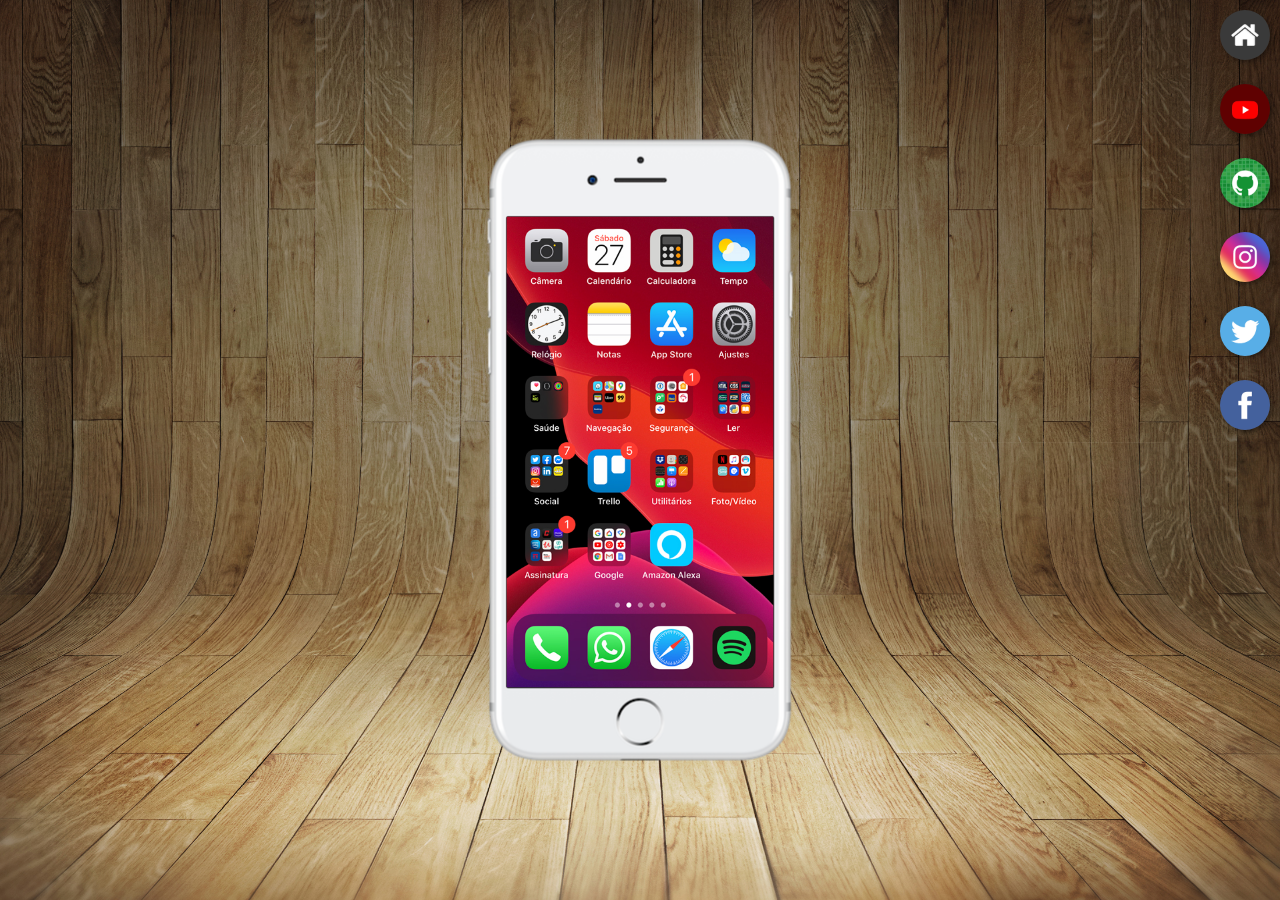
<file: index.html>
<!DOCTYPE html>
<html lang="pt-br">
<head>
    <meta charset="UTF-8">
    <meta name="viewport" content="width=device-width, initial-scale=1.0">
    <link rel="shortcut icon" href="favicon.ico" type="image/x-icon">
    <link rel="stylesheet" href="estilos/style.css">
    <title>projeto redes Sociais</title>
</head>
<body>
    <main>
        <section id="telefone">
             <iframe src="home.html" name="tela" id="tela" frameborder="0">Seu navegador não é compativel com isso.</iframe>
        </section>
        <section id="redes-sociais">
             <a href="home.html" target="tela"><img src="imagens/logo-home.jpg" alt="Home"></a><br>
             <a href="youtube.html" target="tela"><img src="imagens/logo-youtube.jpg" alt="YouTube"></a><br>
             <a href="github.html" target="tela"><img src="imagens/logo-github.jpg" alt="Github"></a><br>
             <a href="instagram.html" target="tela"><img src="imagens/logo-instagram.jpg" alt="Instagram"></a><br>
             <a href="twitter.html" target="tela"><img src="imagens/logo-twitter.jpg" alt="Twitter"></a><br>
             <a href="facebook.html" target="tela"><img src="imagens/logo-facebook.jpg" alt="Facebook"></a>
        </section>
    </main>
</body>
</html>
</file>
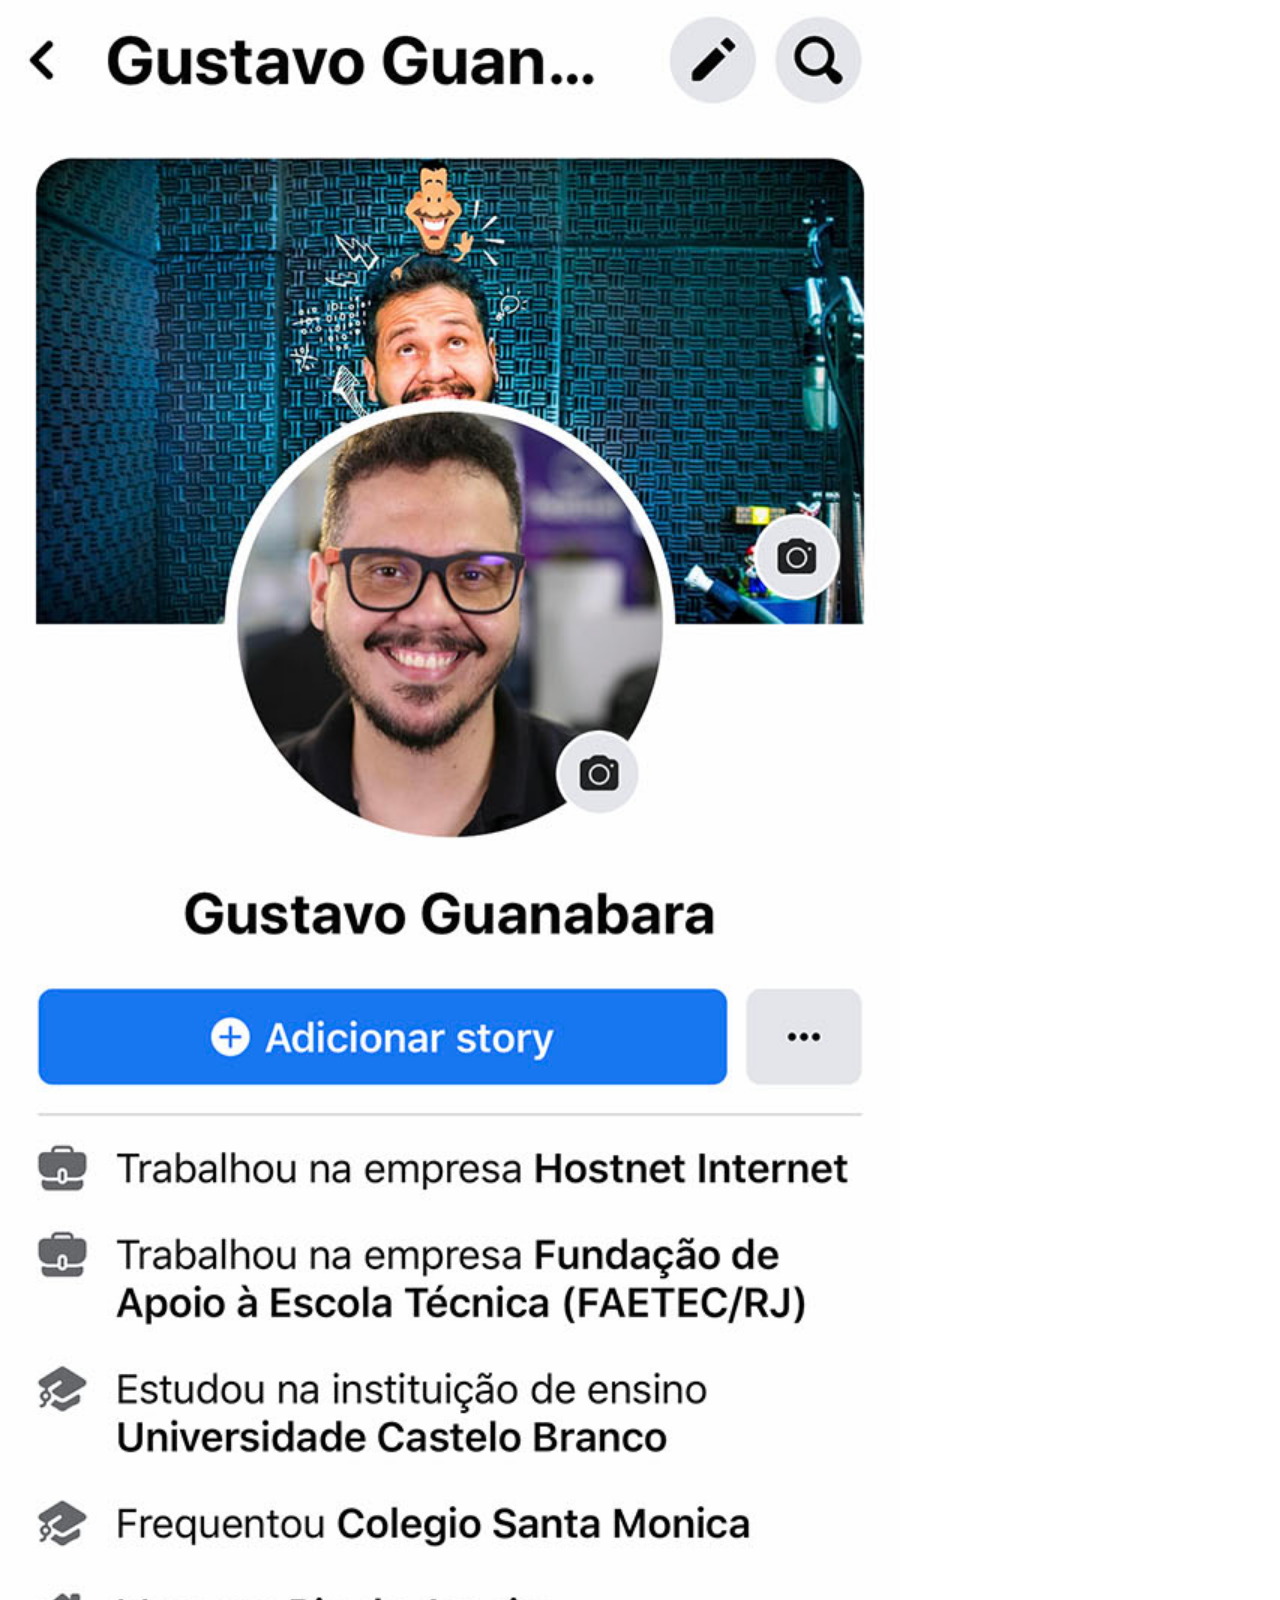
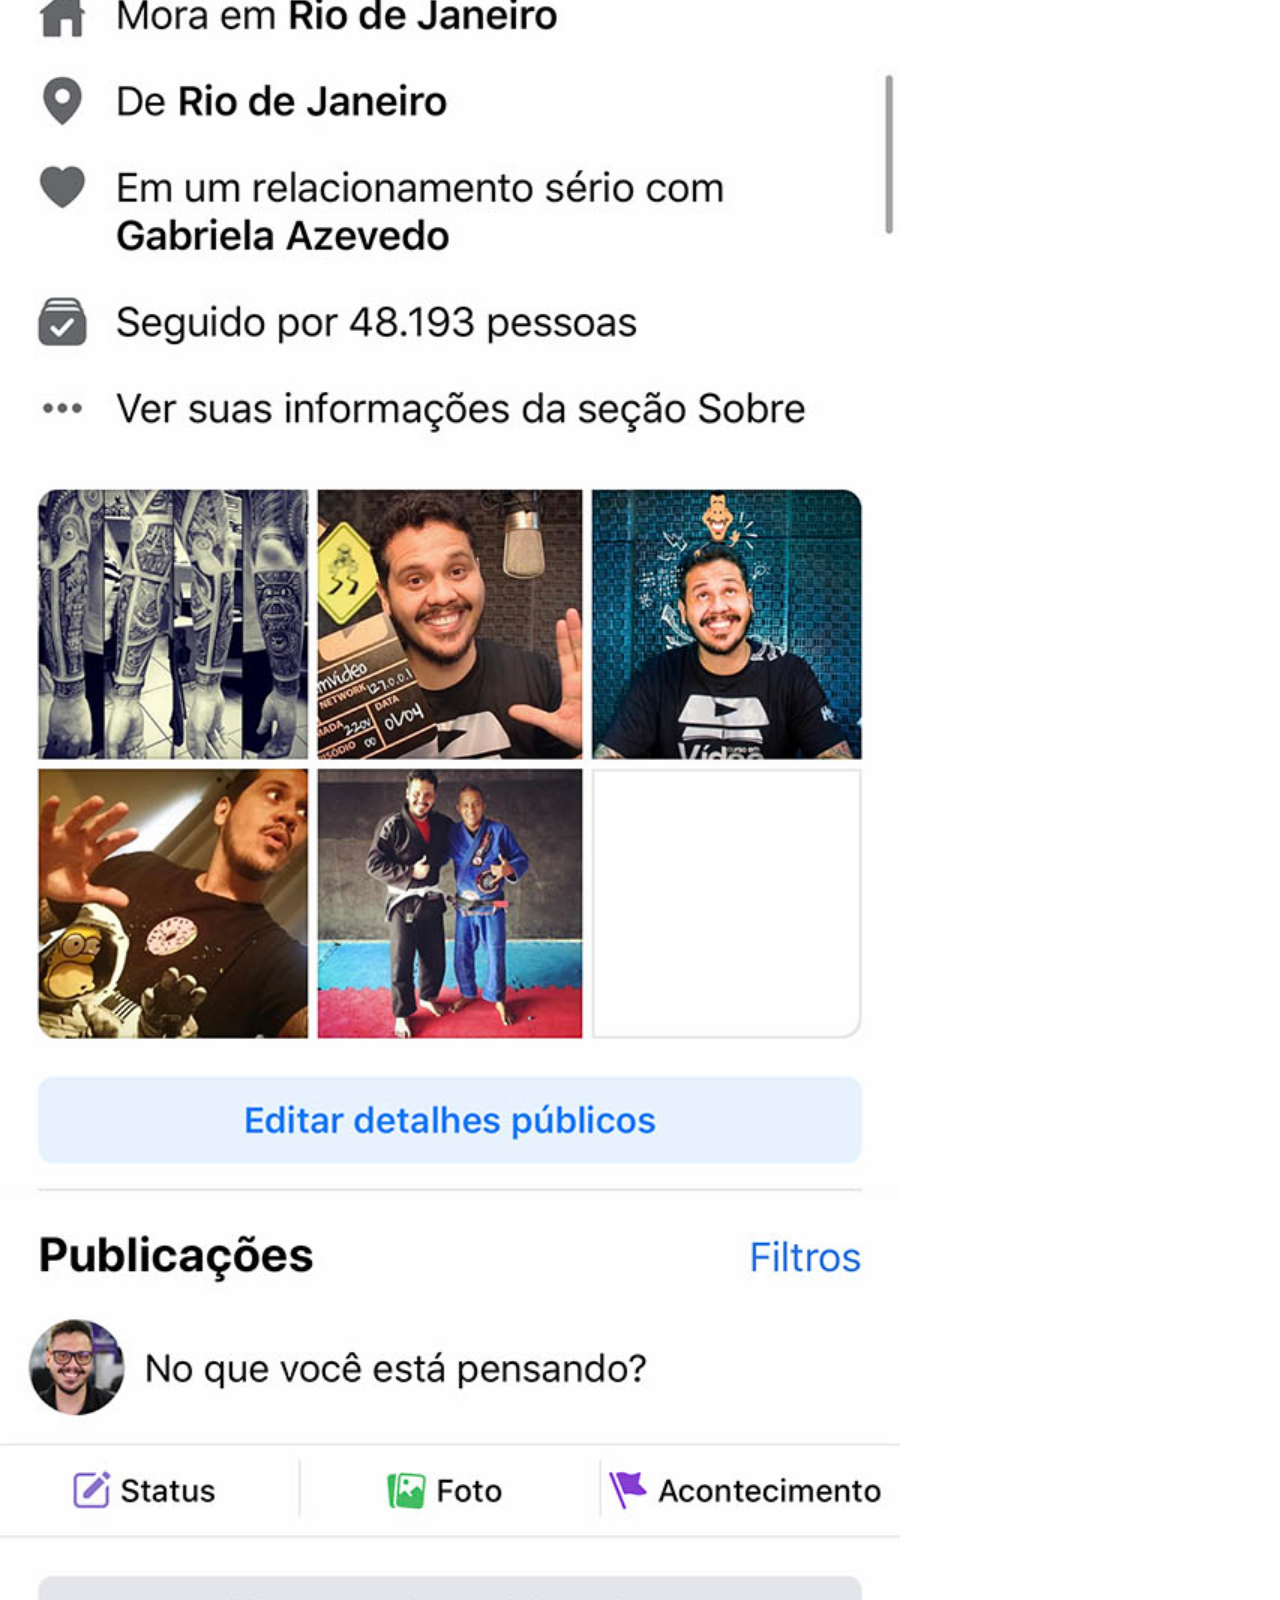
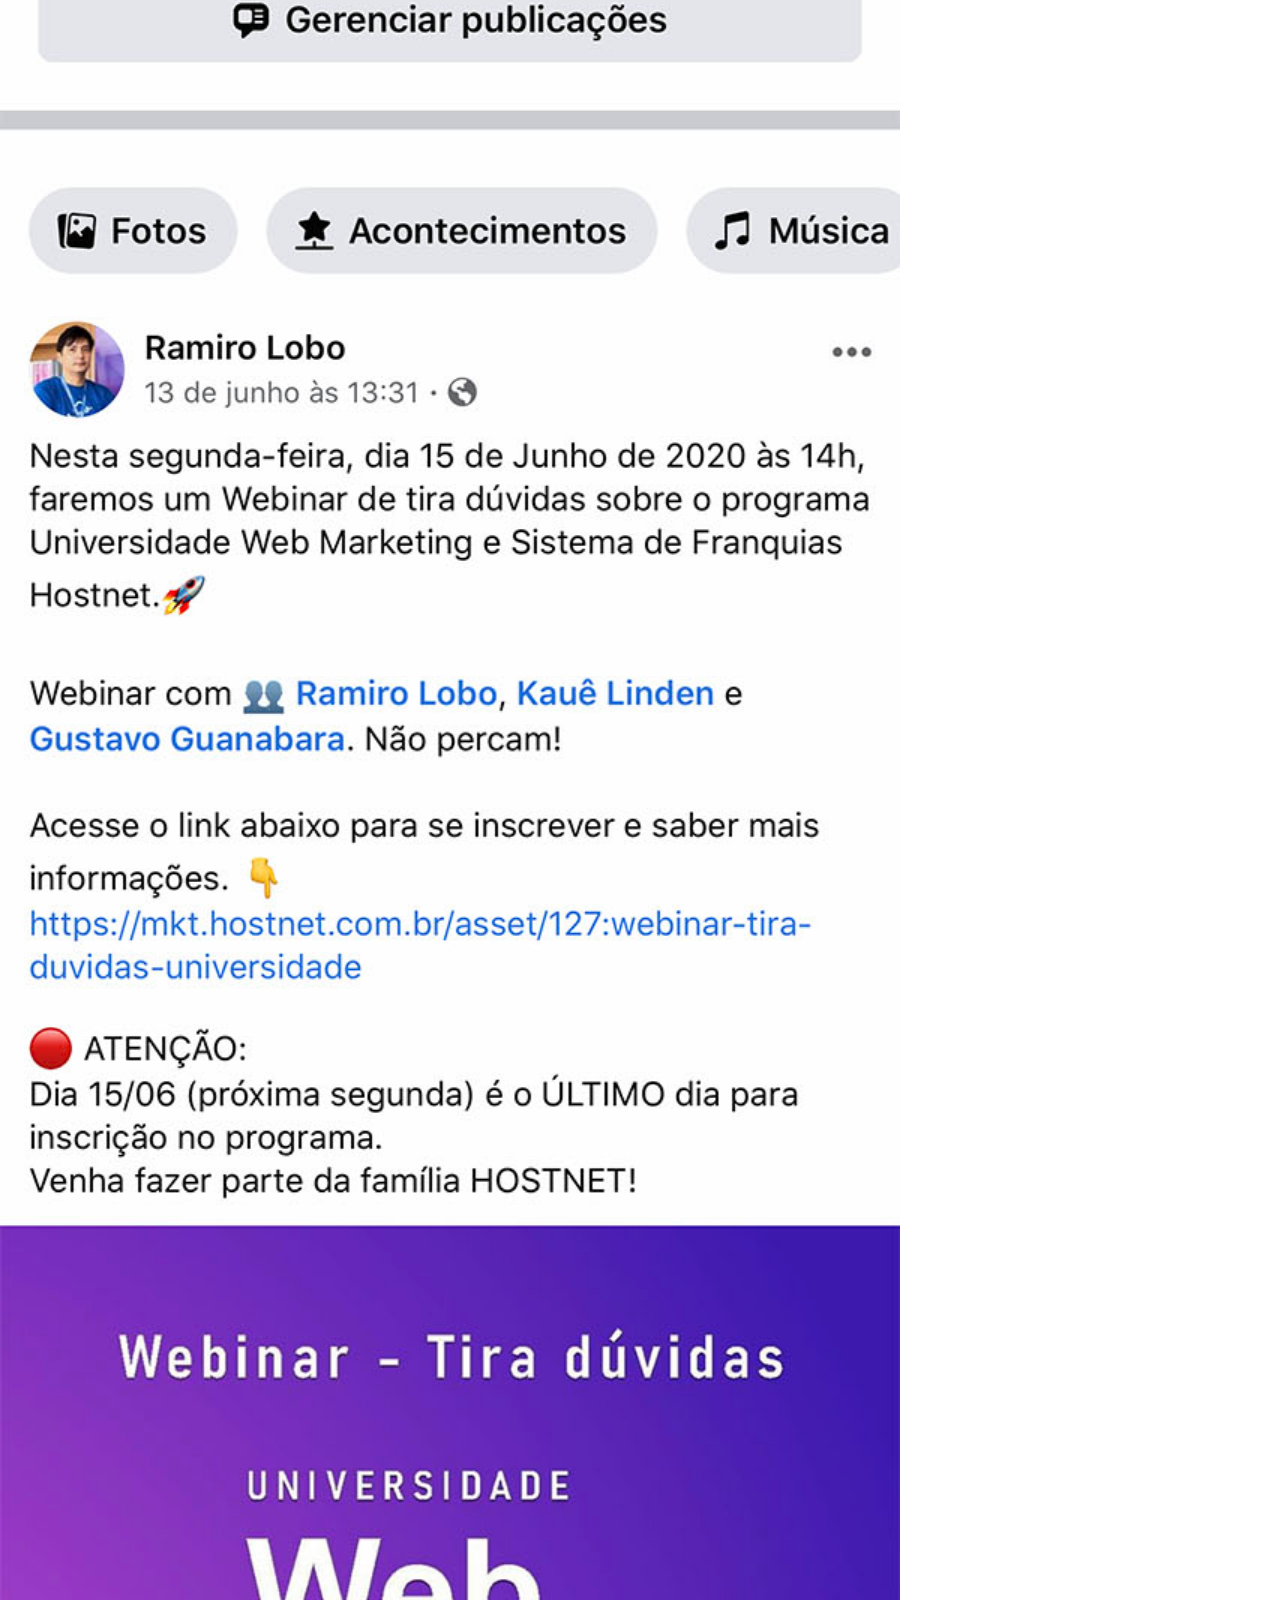
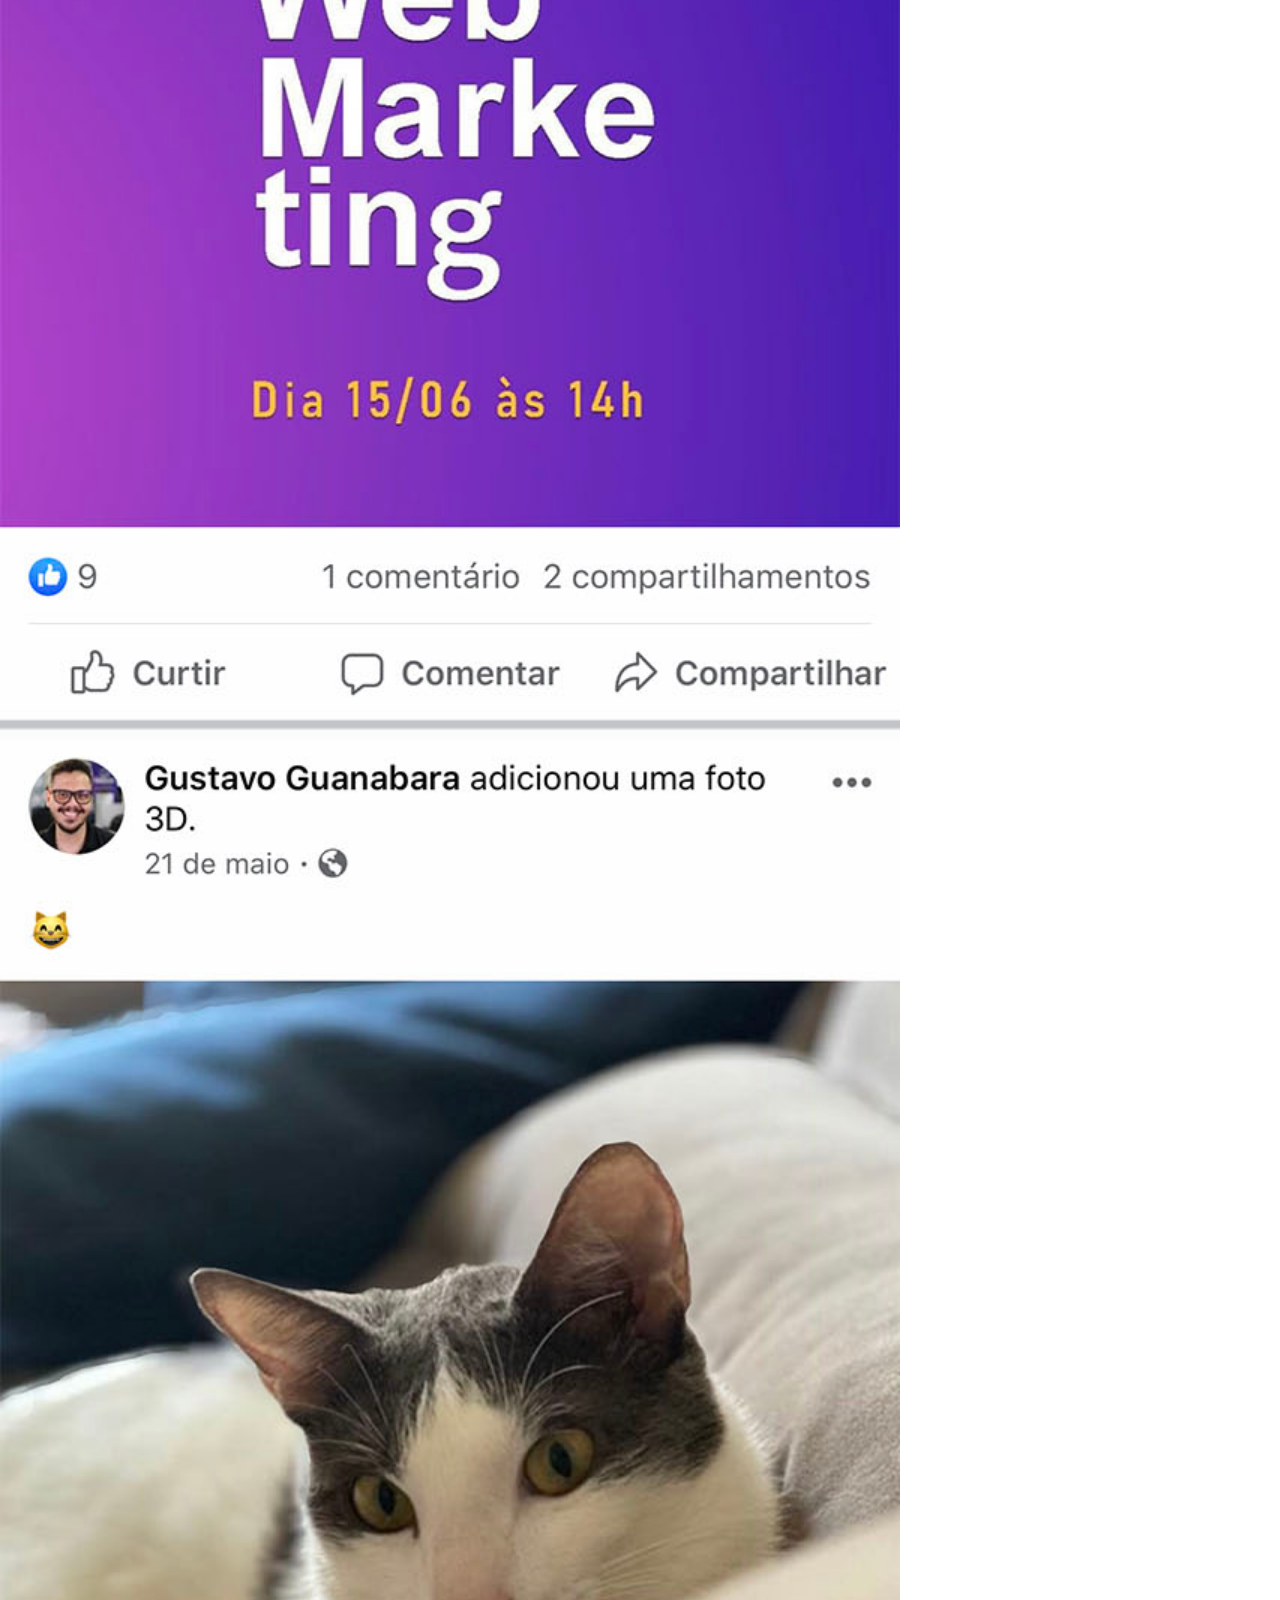
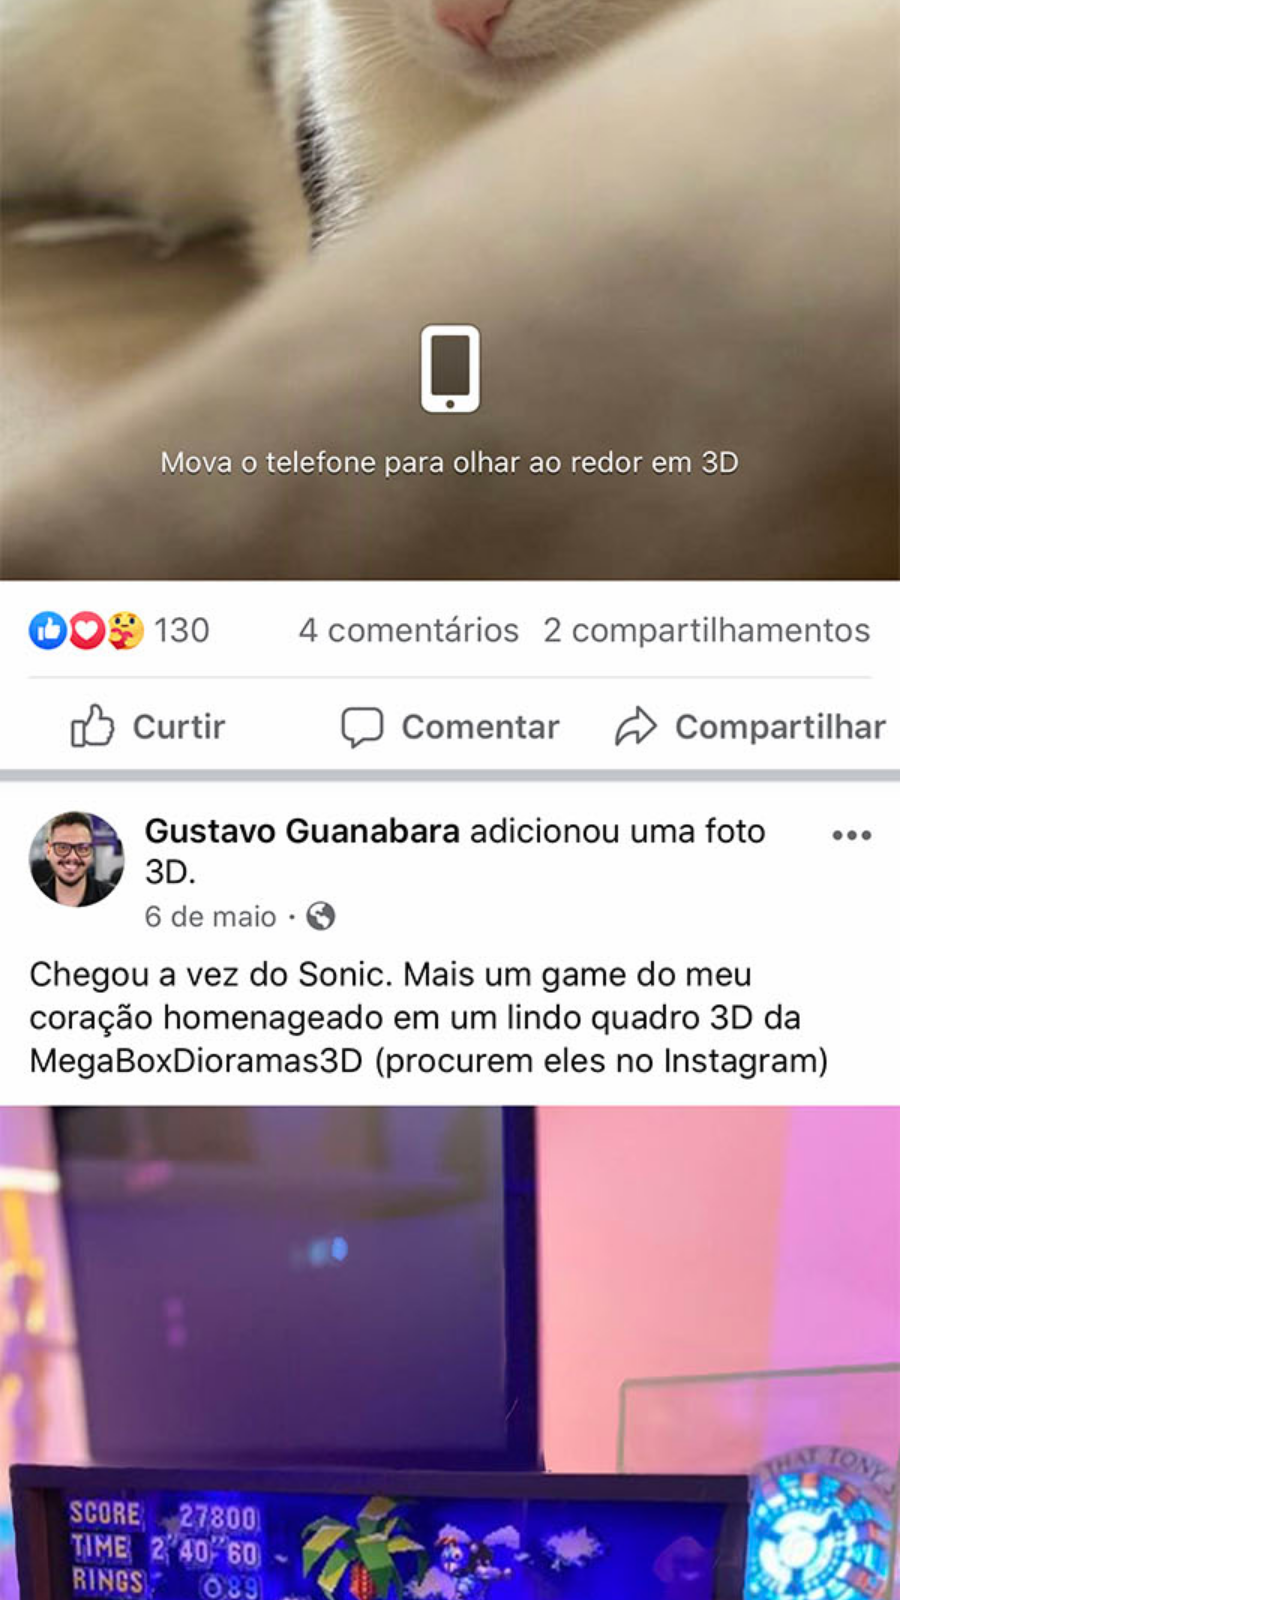
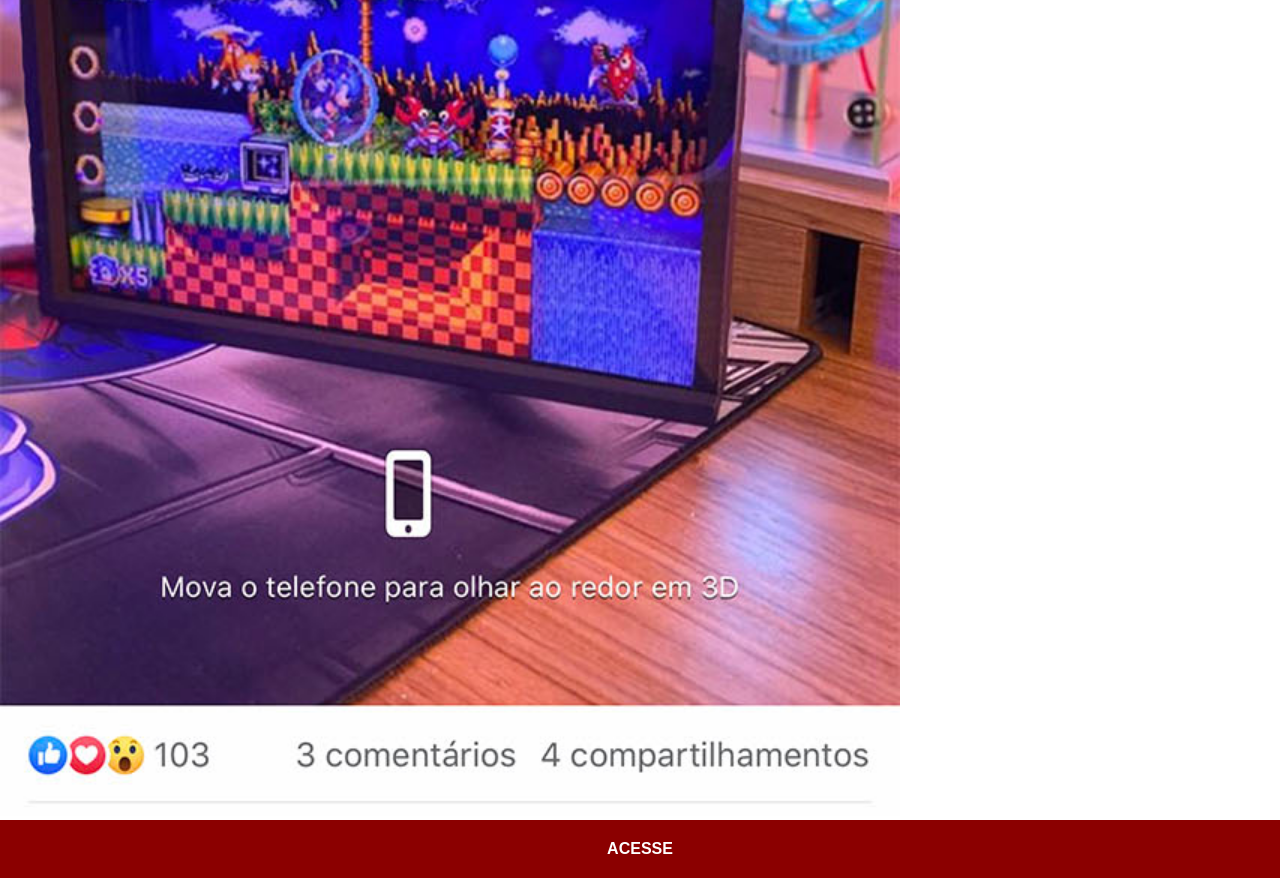
<file: facebook.html>
<!DOCTYPE html>
<html lang="pt-br">
<head>
    <meta charset="UTF-8">
    <meta name="viewport" content="width=device-width, initial-scale=1.0">
    <title>Facebook</title>
    <link rel="stylesheet" href="estilos/social.css">
</head>
<body>
    <img src="imagens/tela-facebook.jpg" alt="facebook">
    <a href="https://www.facebook.com/gustavoguanabara" target="_blank">ACESSE</a>
</body>
</html>
</file>
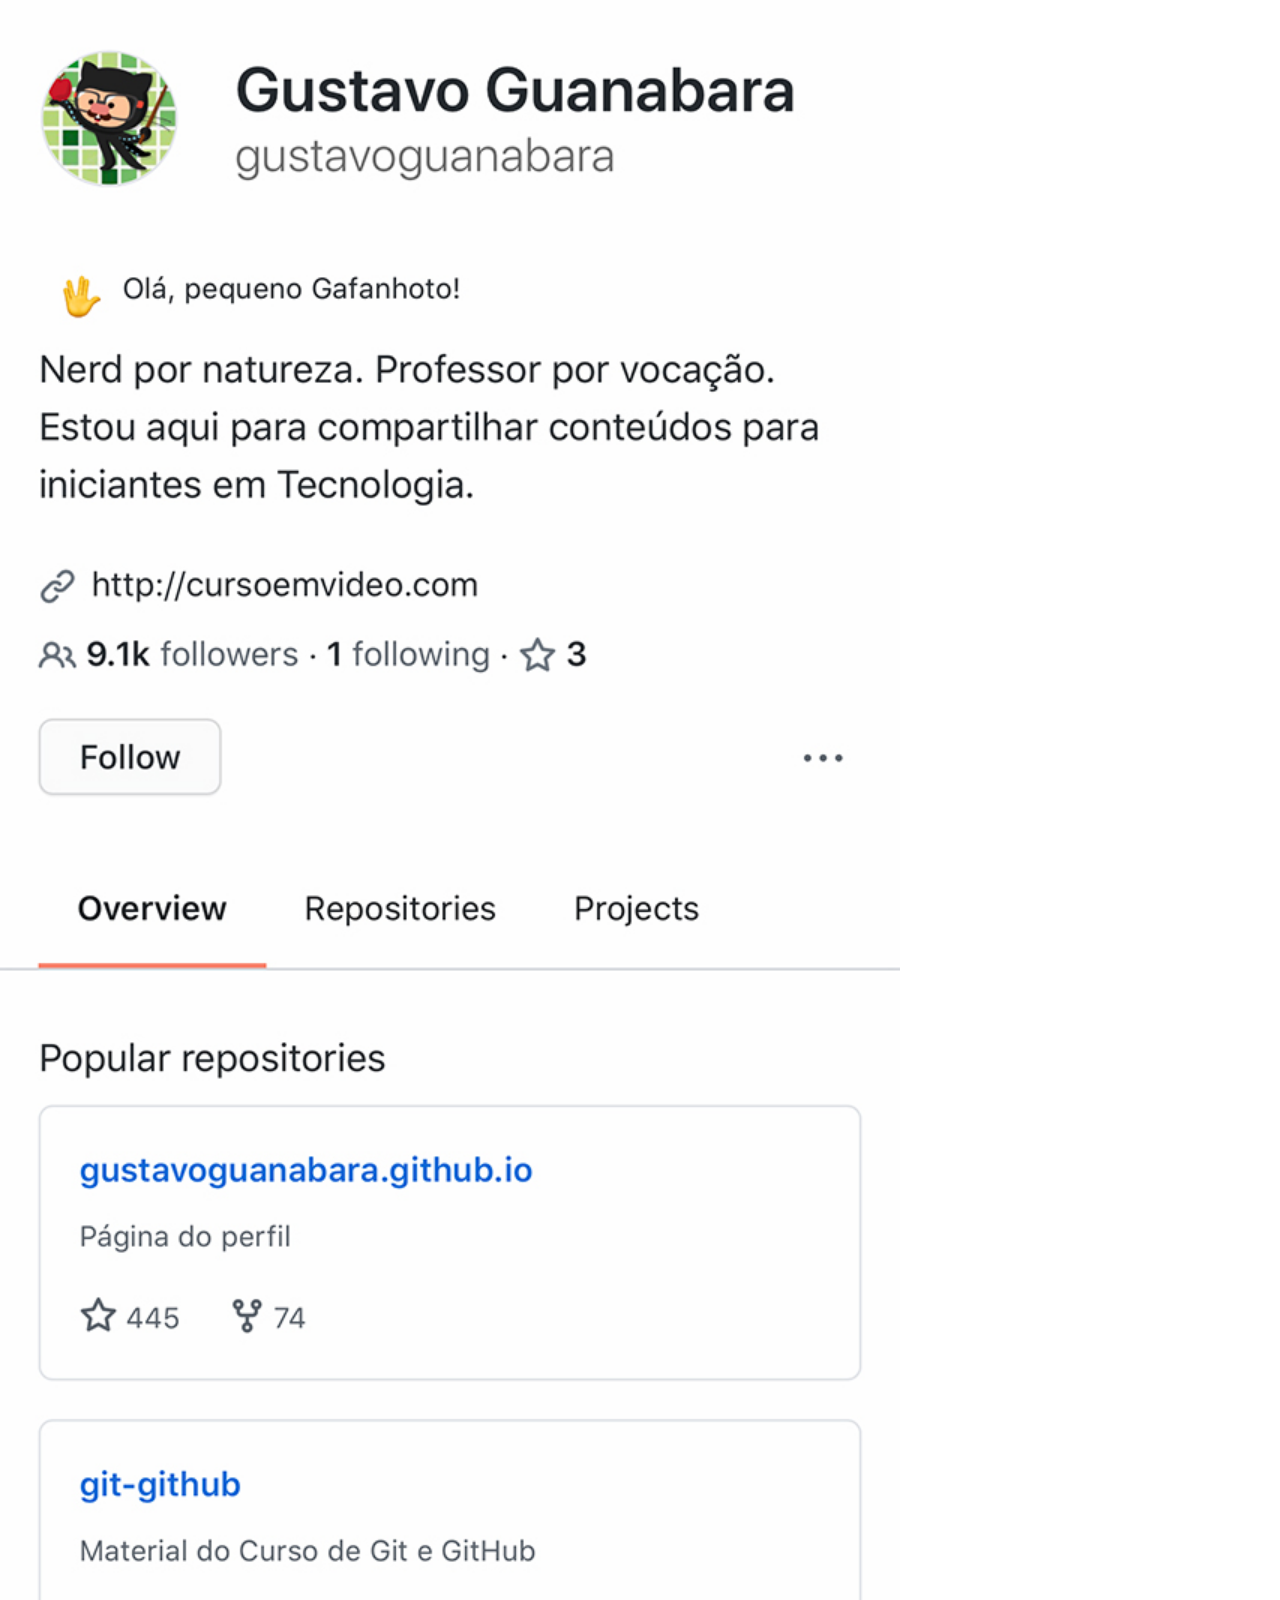
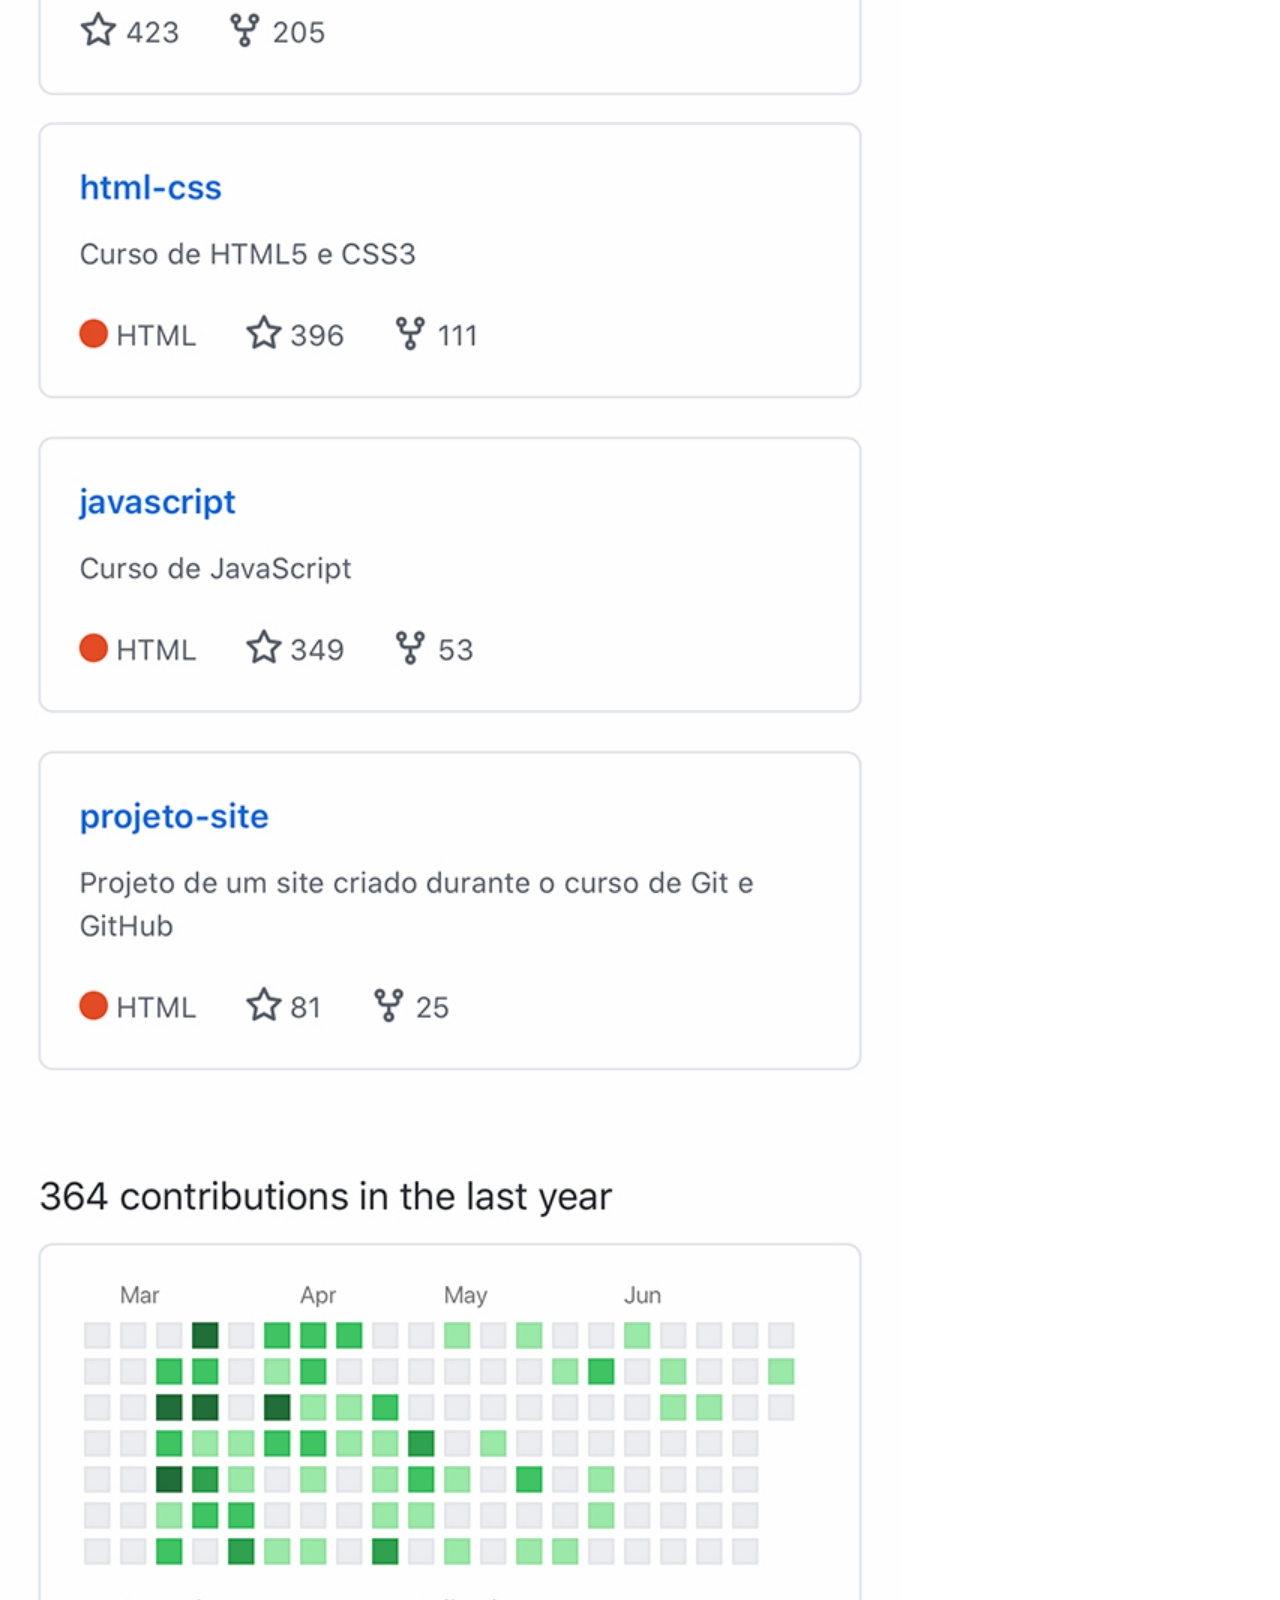
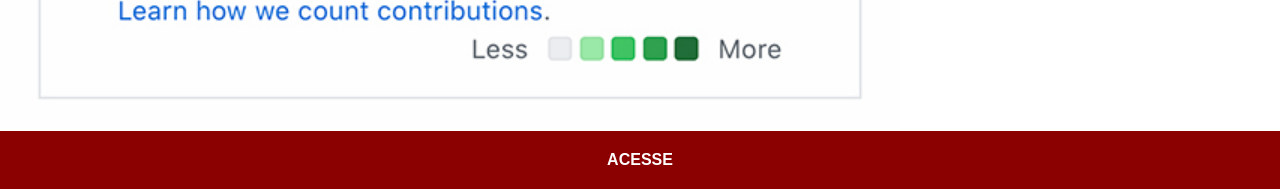
<file: github.html>
<!DOCTYPE html>
<html lang="pt-br">
<head>
    <meta charset="UTF-8">
    <meta name="viewport" content="width=device-width, initial-scale=1.0">
    <title>GitHub</title>
    <link rel="stylesheet" href="estilos/social.css">
</head>
<body>
    <img src="imagens/tela-github.jpg" alt="GitHub">
    <a href="https://github.com/gustavoguanabara" target="_blank">ACESSE</a>
</body>
</html>
</file>
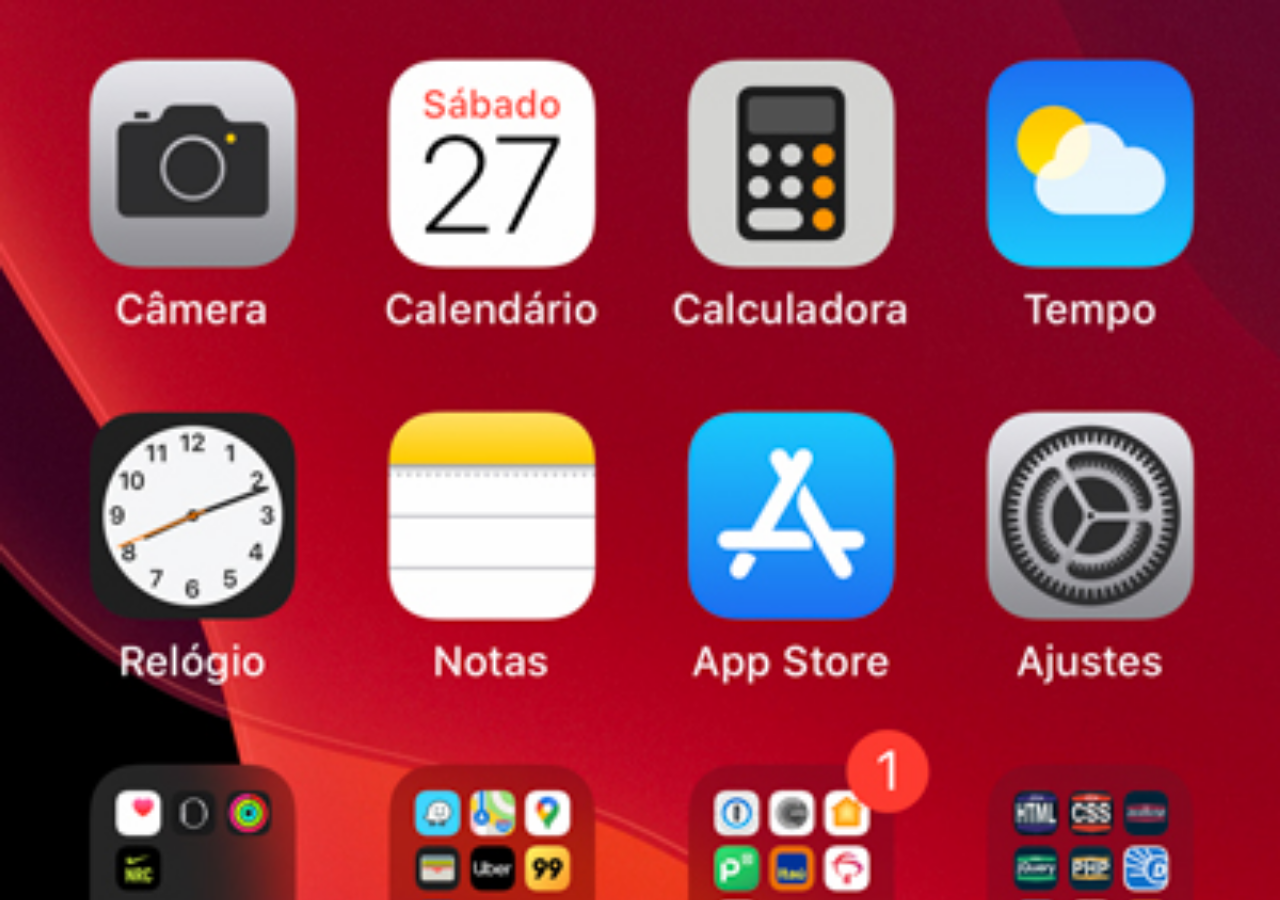
<file: home.html>
<!DOCTYPE html>
<html lang="pt-br">
<head>
    <meta charset="UTF-8">
    <meta name="viewport" content="width=device-width, initial-scale=1.0">
    <title>Home</title>
</head>
<style>
    * {
        margin: 0px;
        padding: 0px;
    }

    body {
        width: 100vw;
        height: 100vh;
        background: black url('imagens/tela-home.jpg') no-repeat top center;
        background-size: cover;
    }
</style>
<body>
    
</body>
</html>
</file>
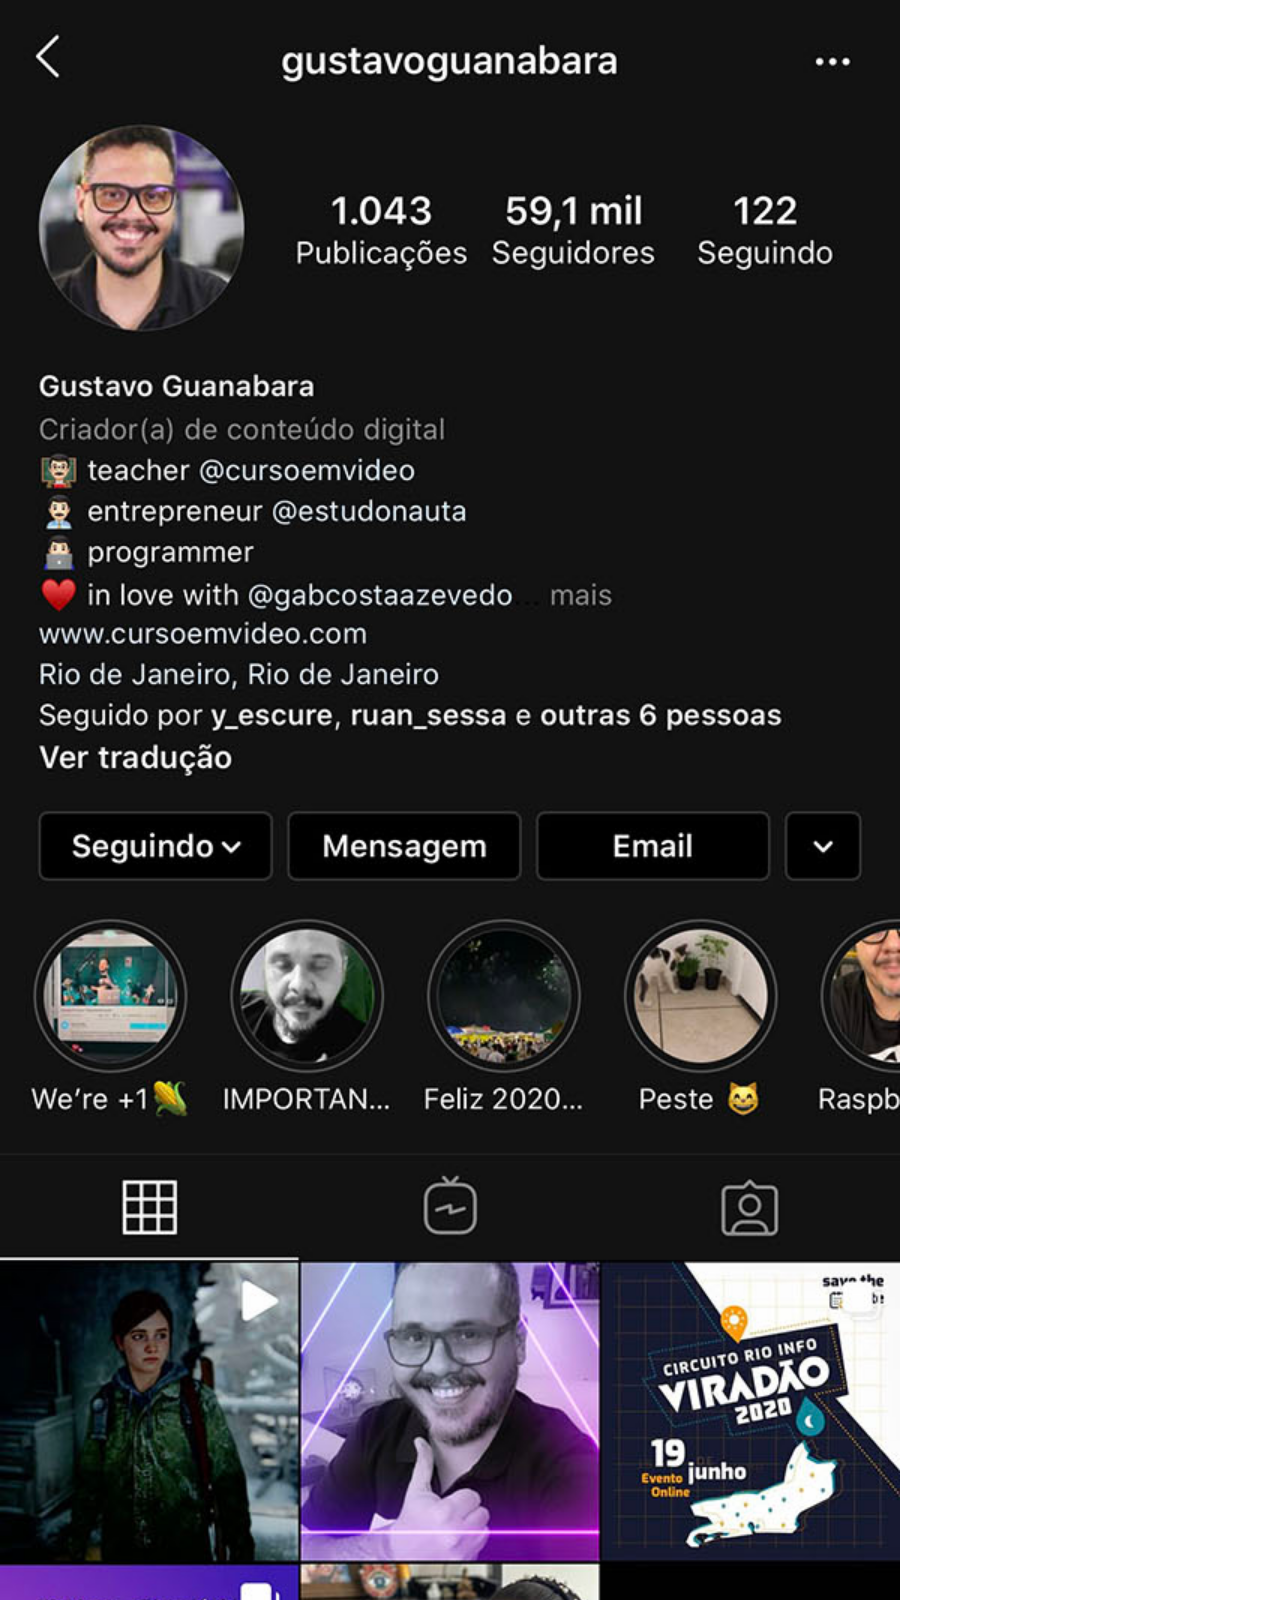
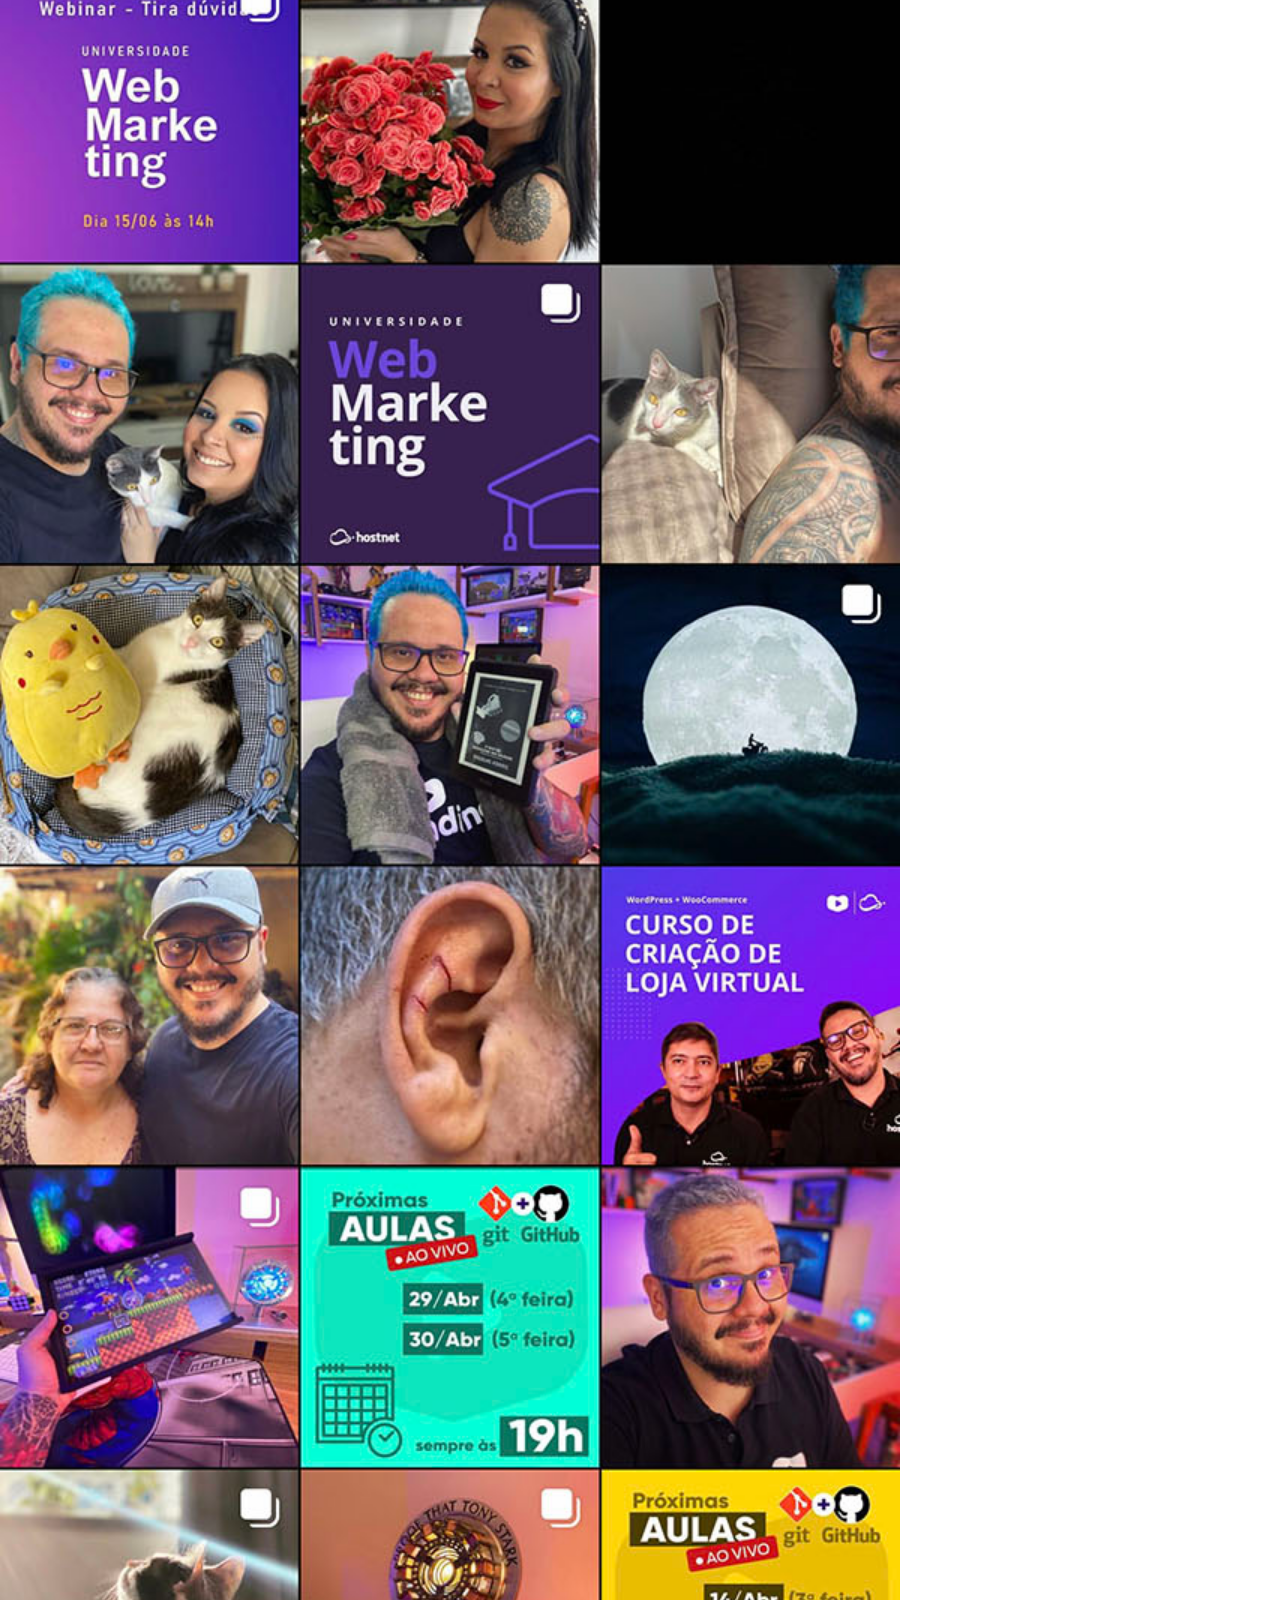
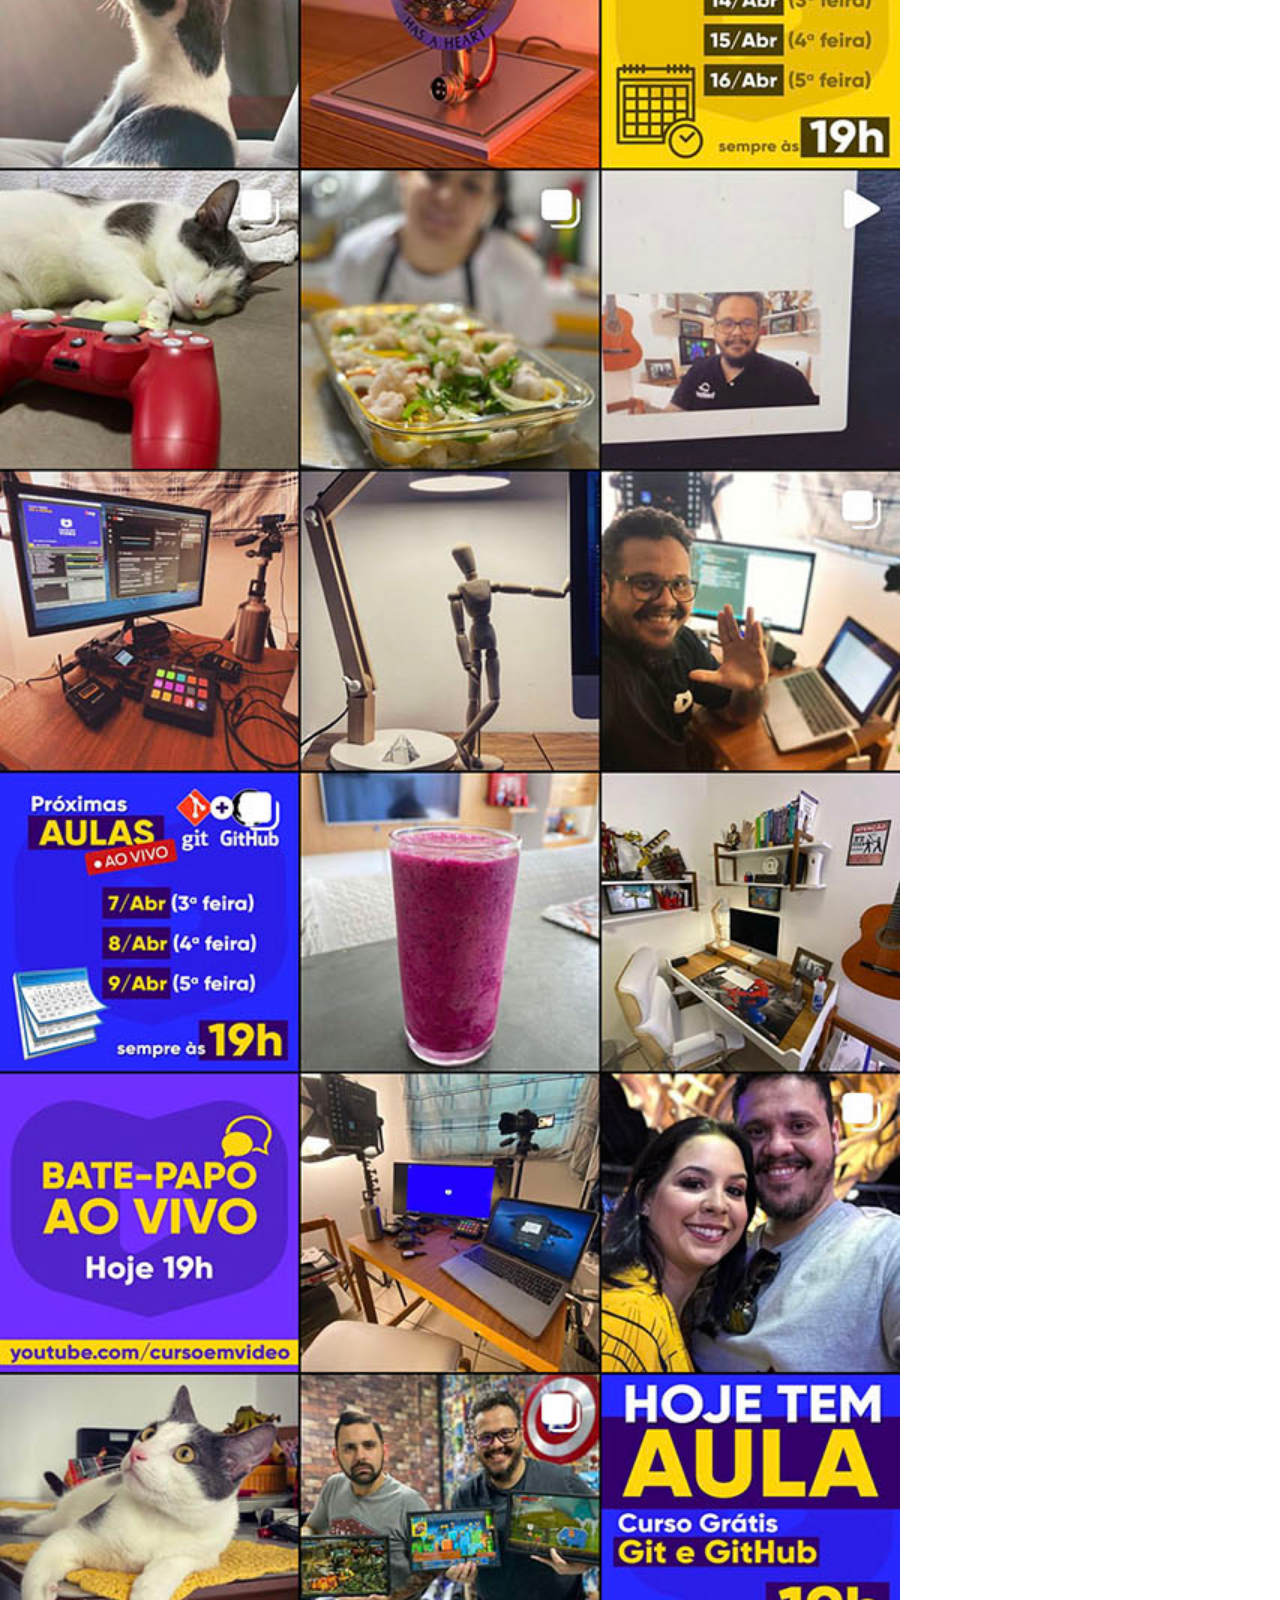
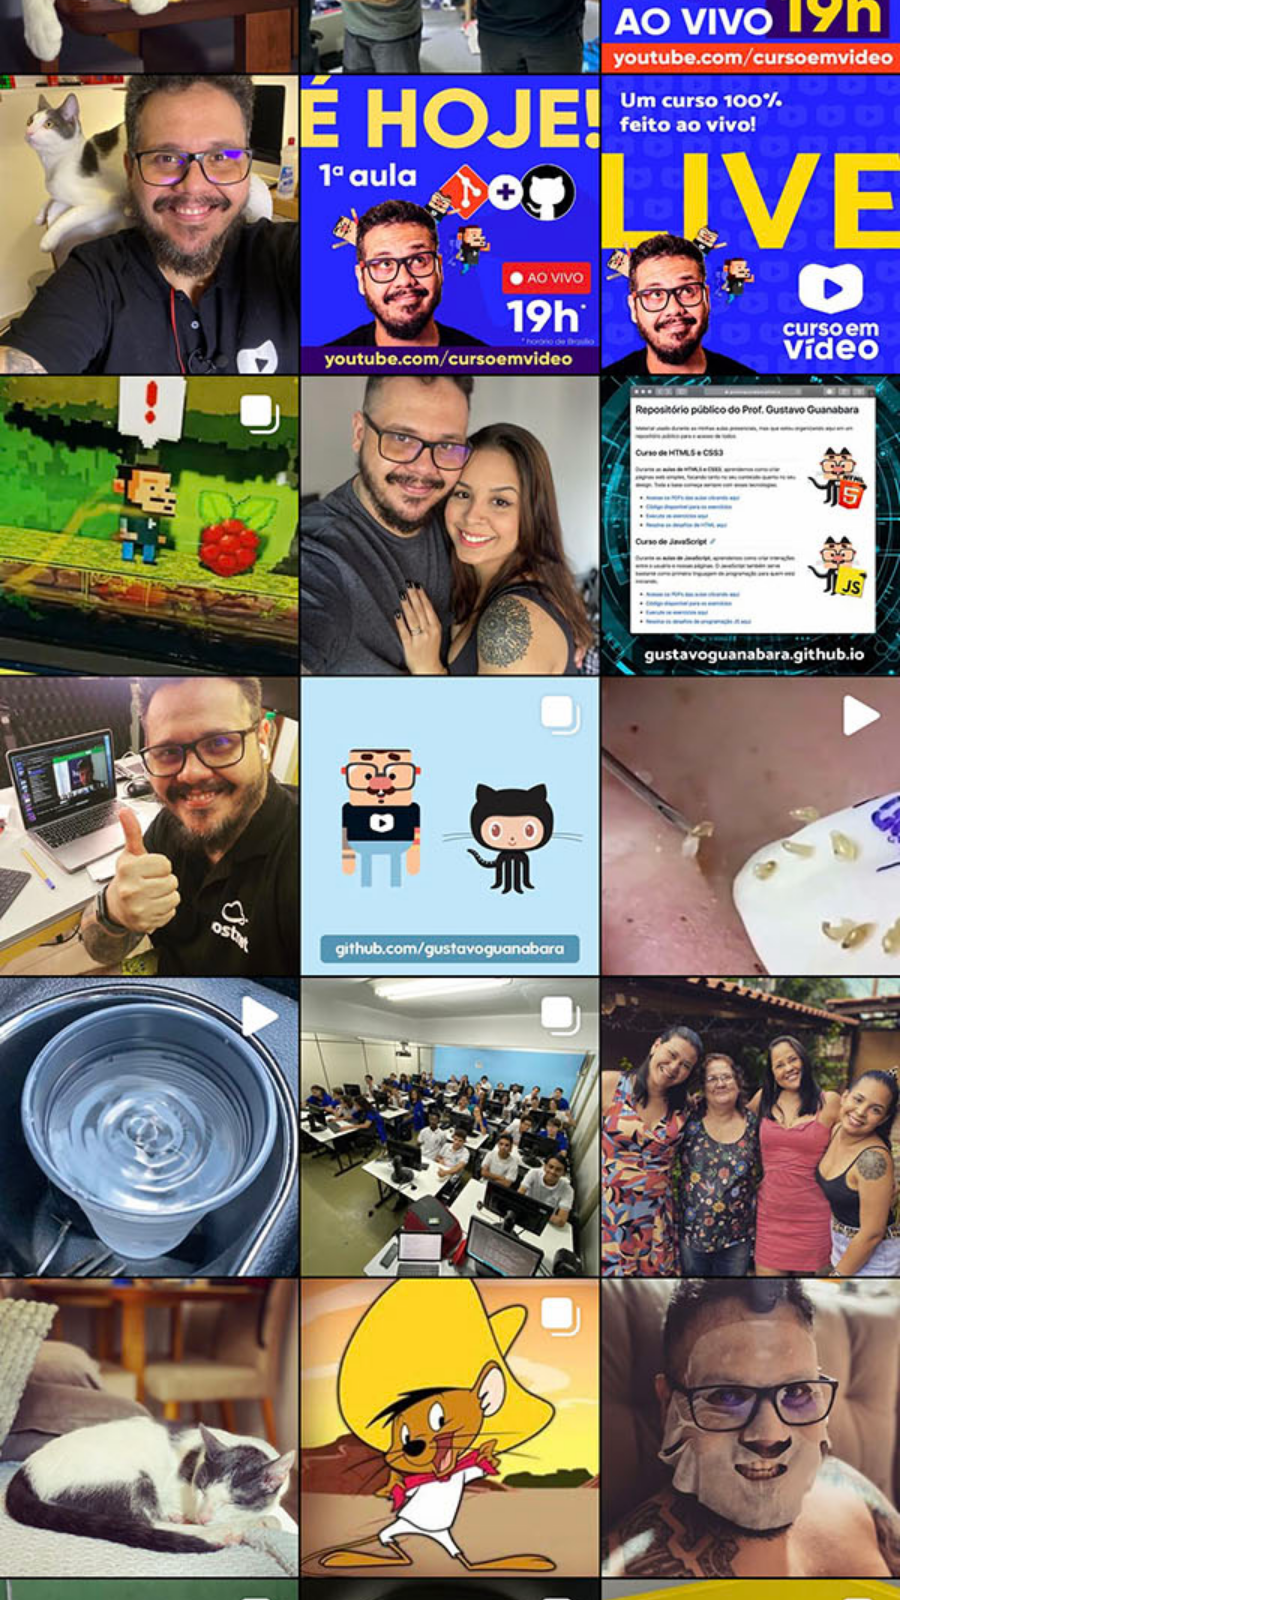
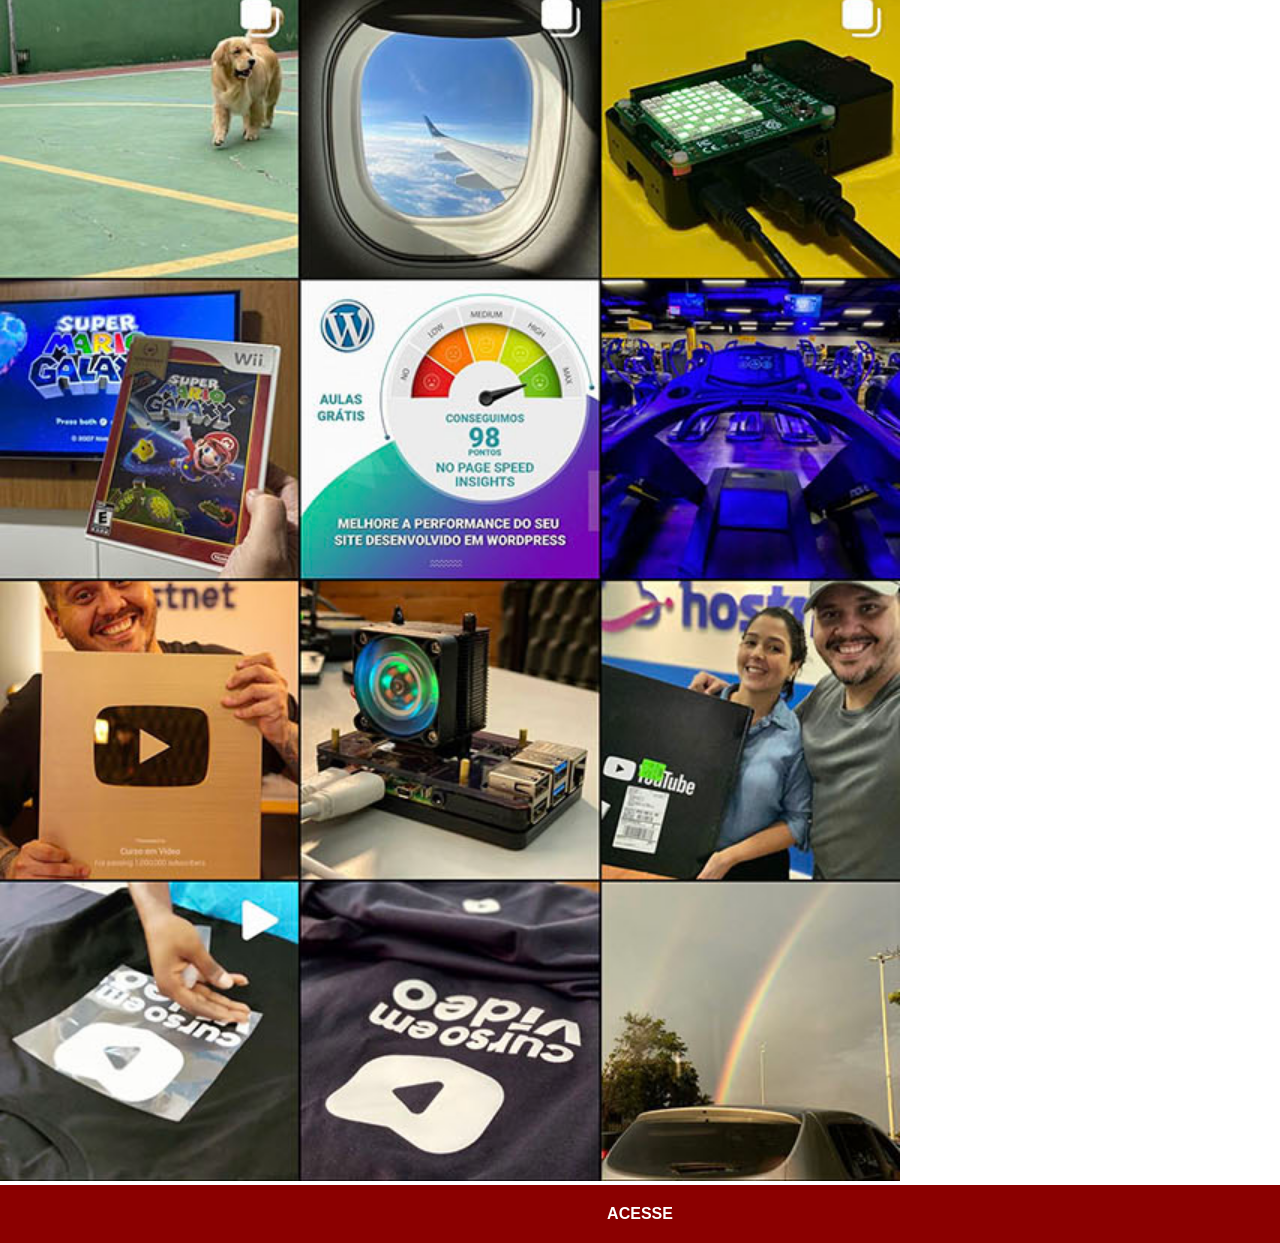
<file: instagram.html>
<!DOCTYPE html>
<html lang="pt-br">
<head>
    <meta charset="UTF-8">
    <meta name="viewport" content="width=device-width, initial-scale=1.0">
    <title>Instagram</title>
    <link rel="stylesheet" href="estilos/social.css">
</head>
<body>
    <img src="imagens/tela-instagram.jpg" alt="Instagram">
    <a href="https://www.instagram.com/gustavoguanabara" target="_blank">ACESSE</a>
</body>
</html>
</file>
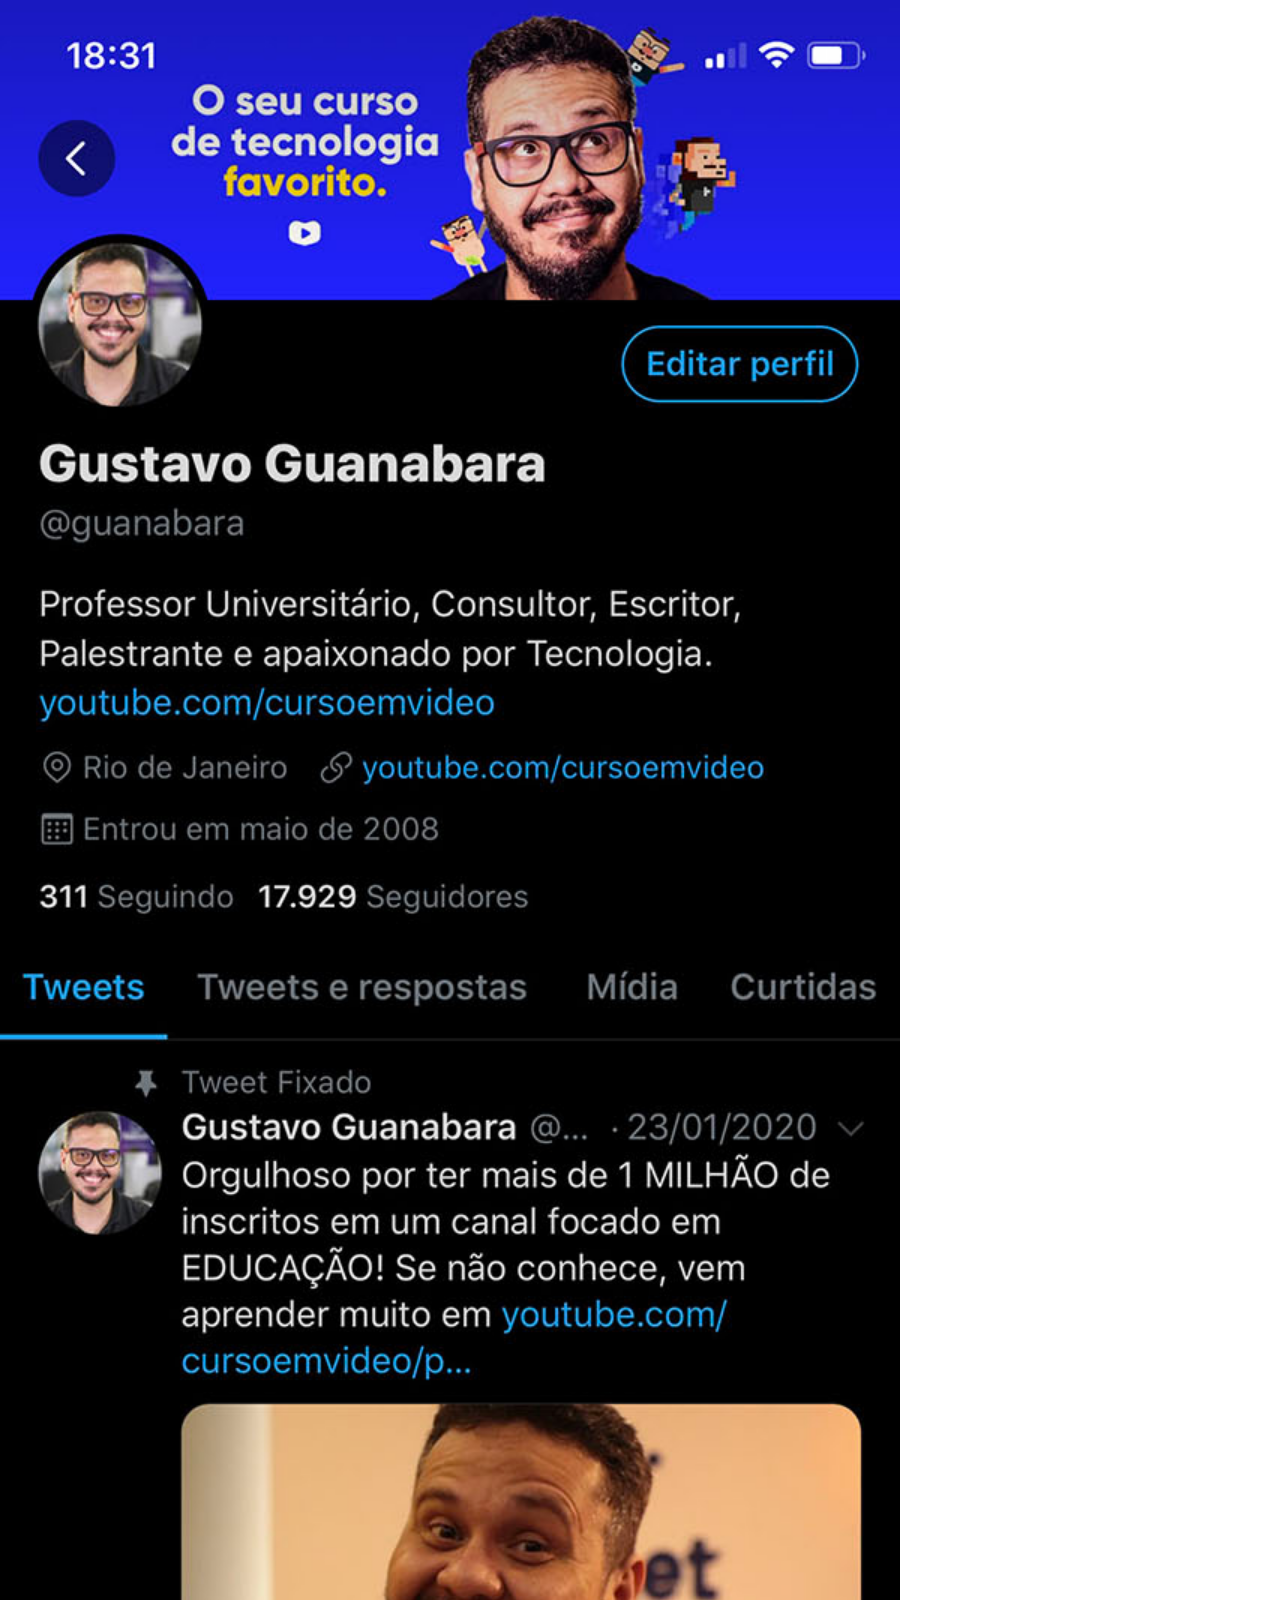
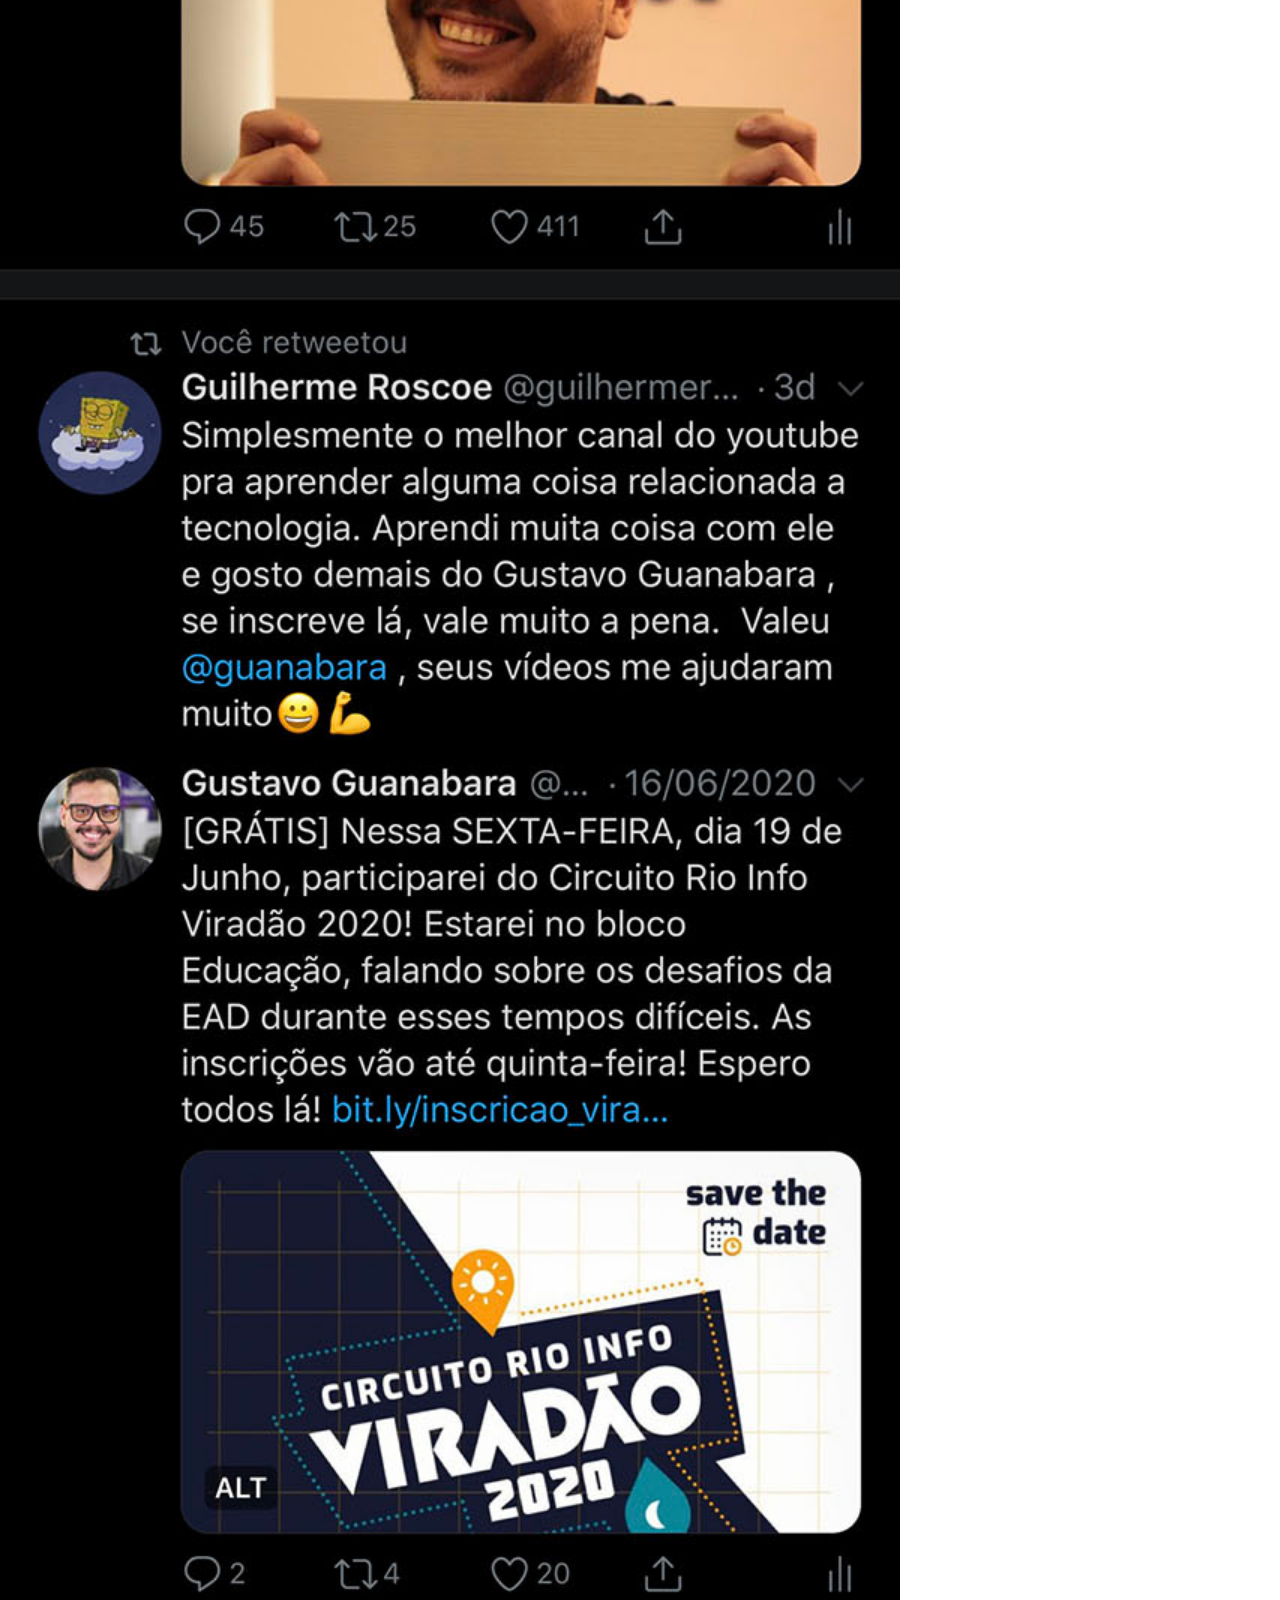
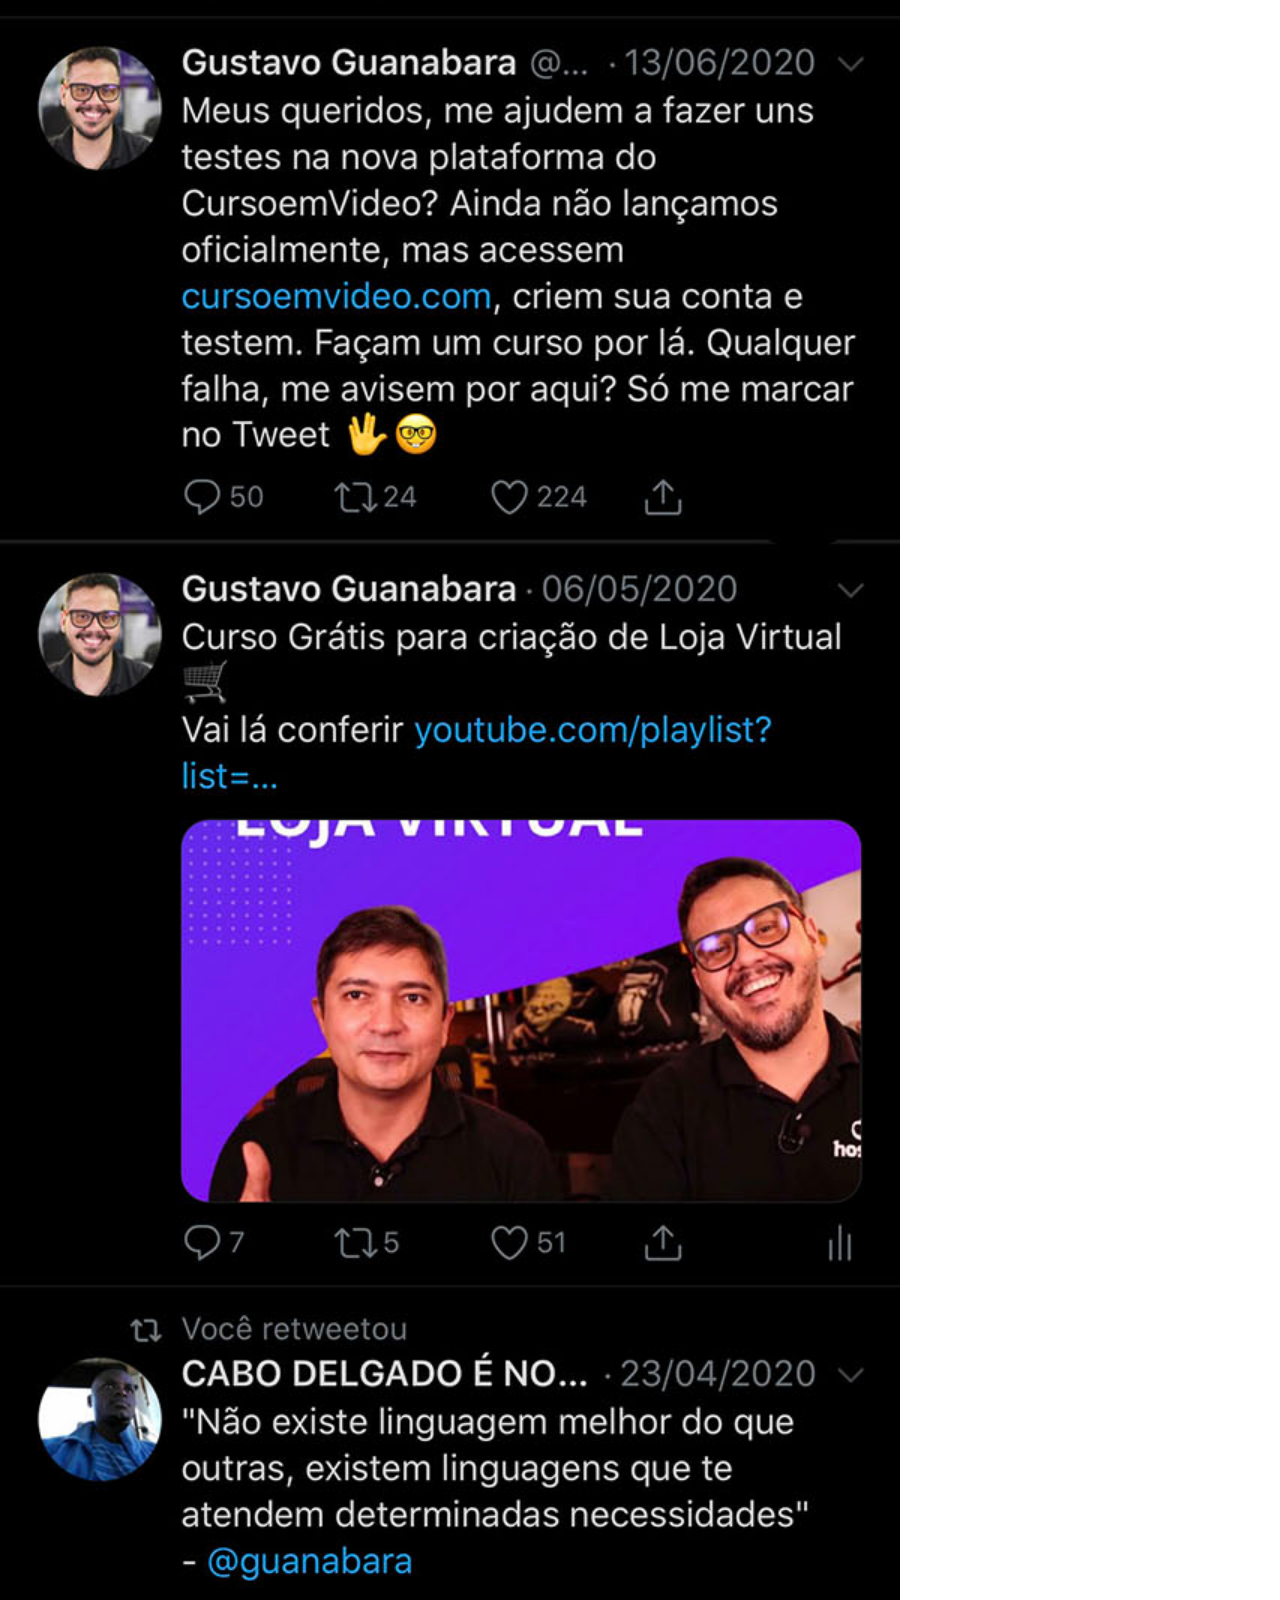
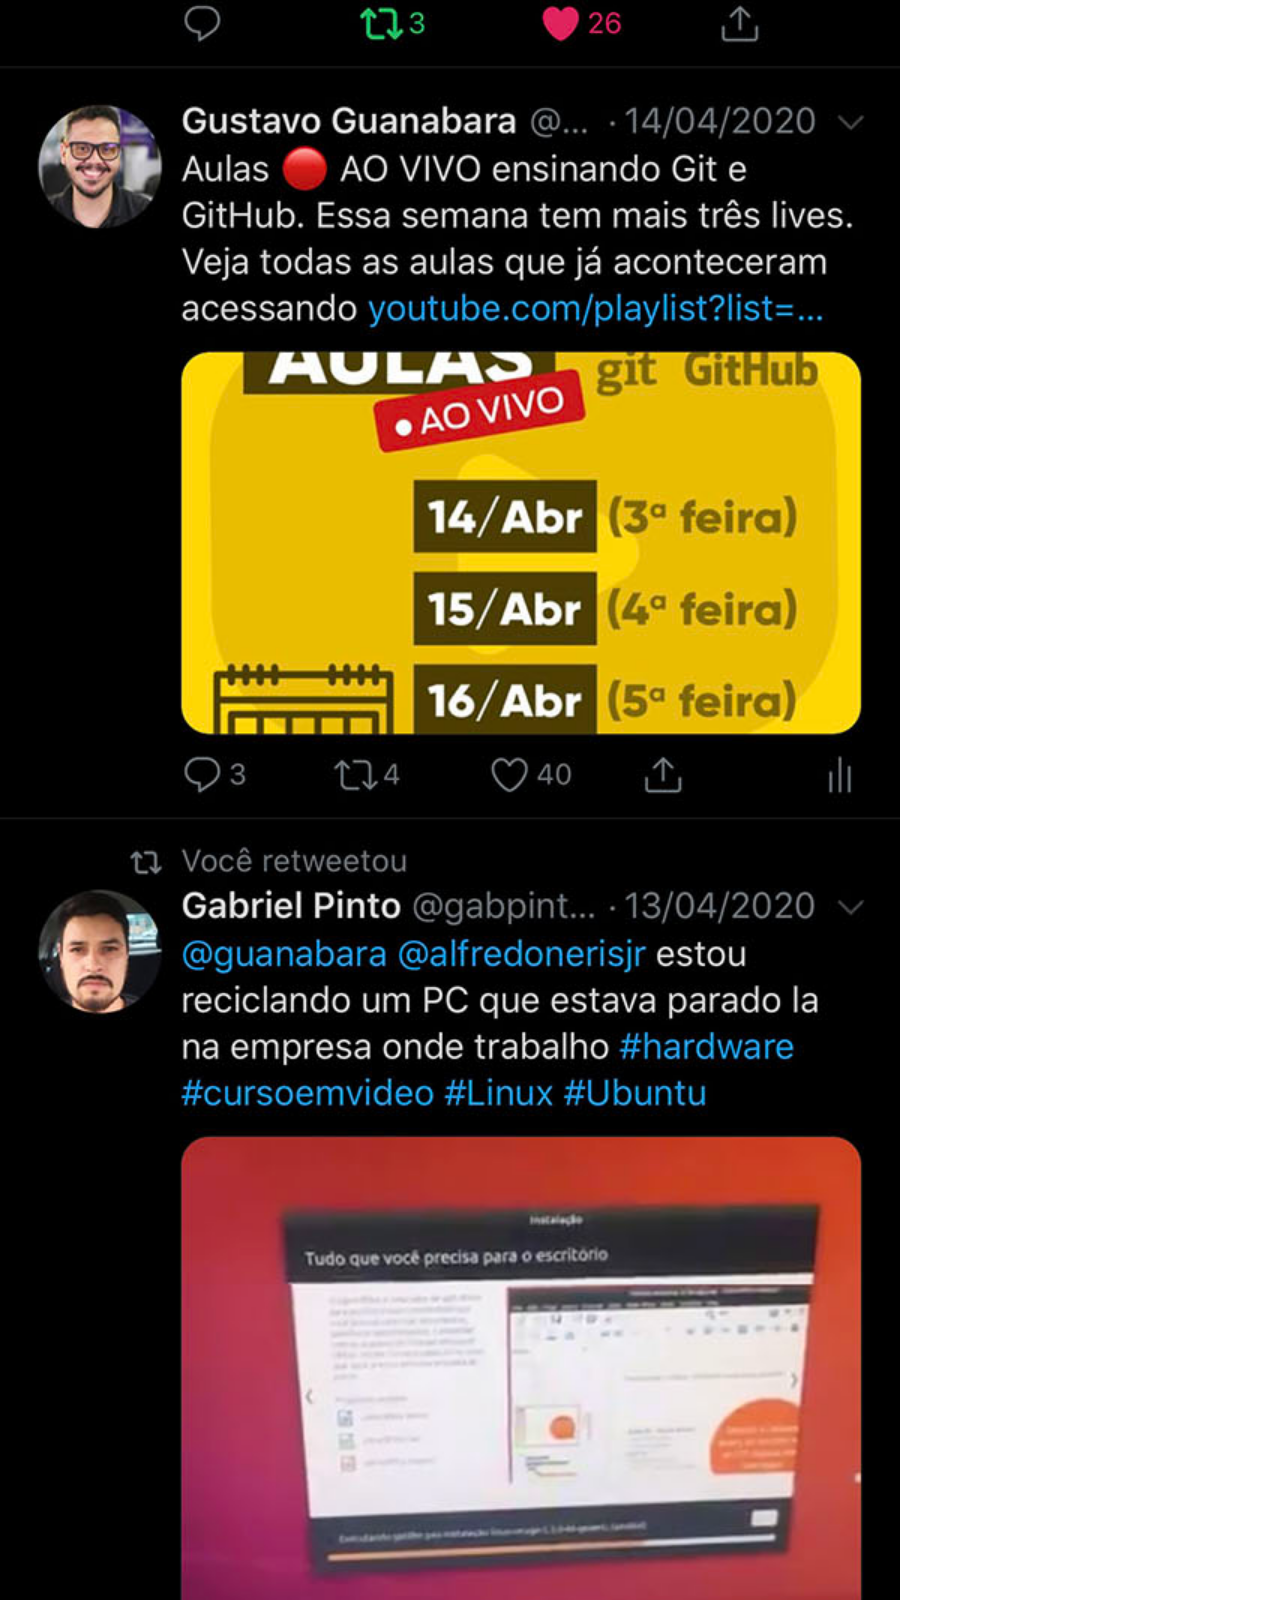
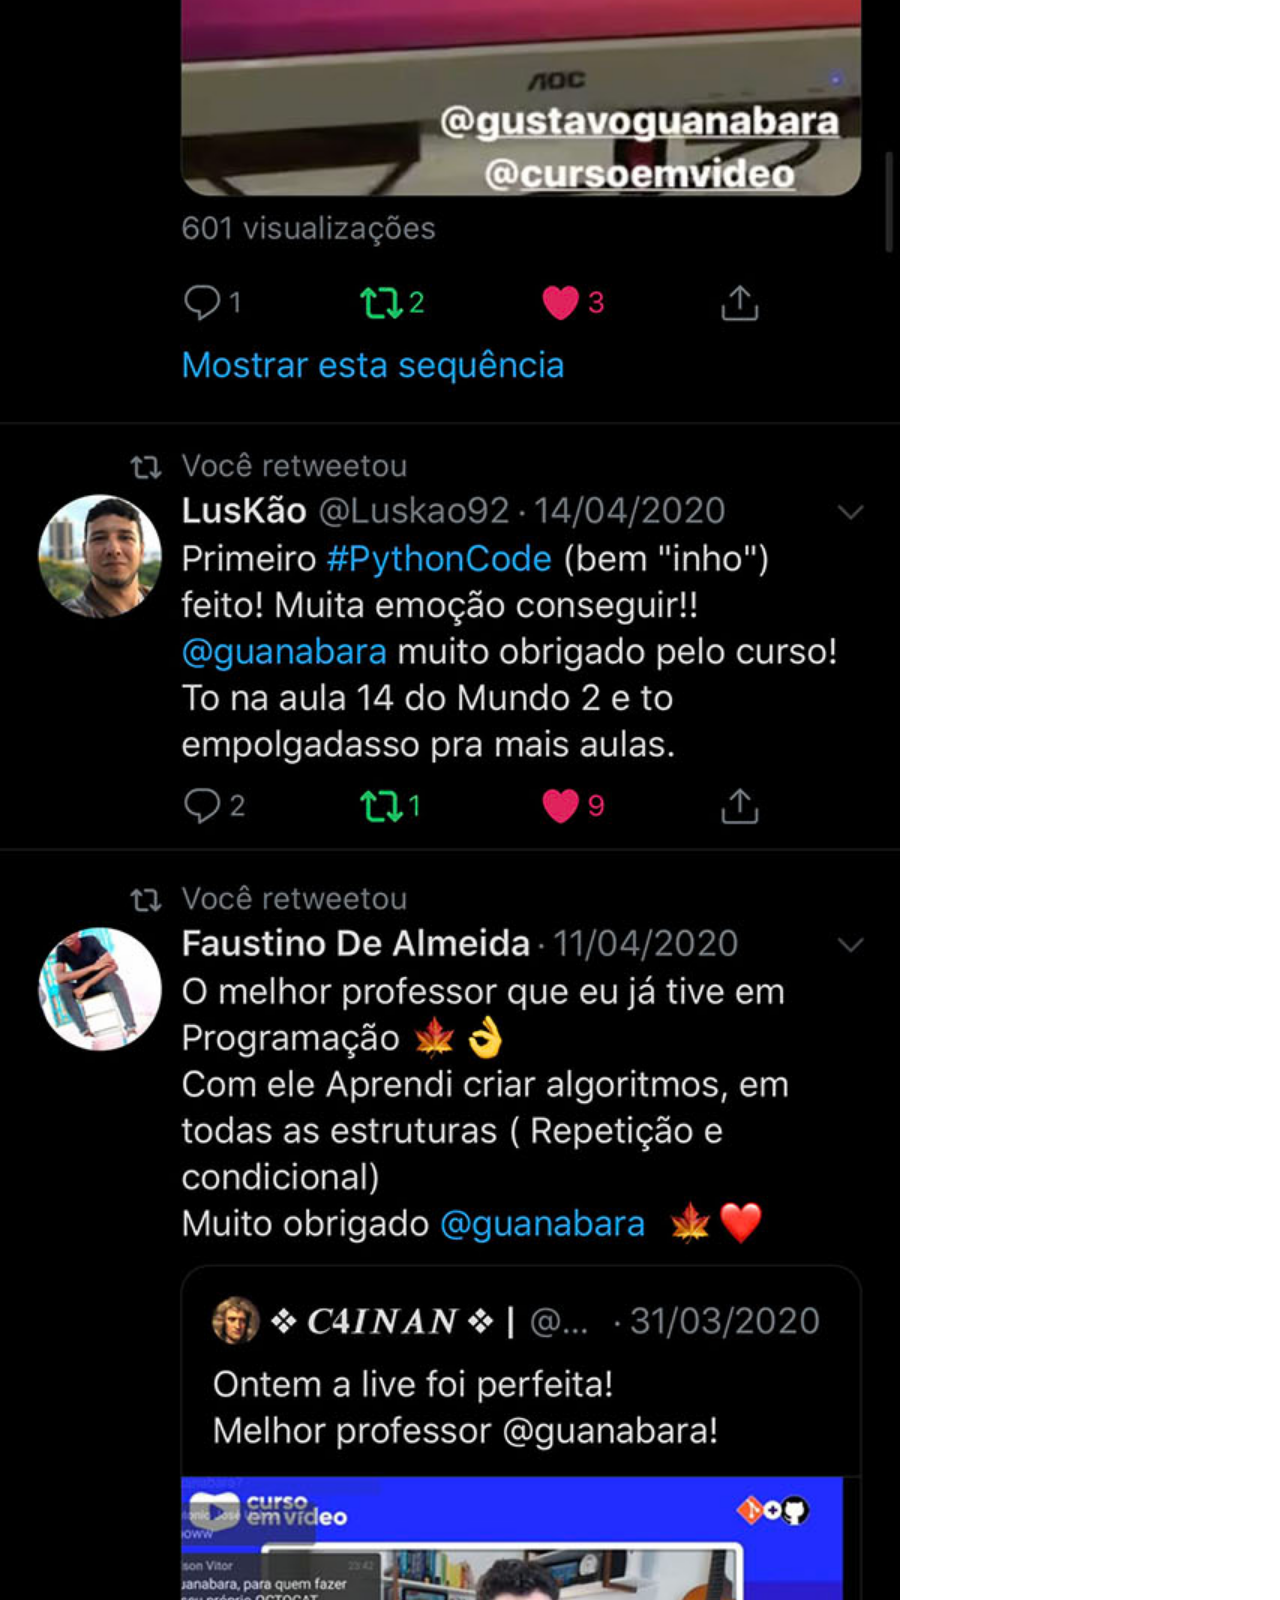
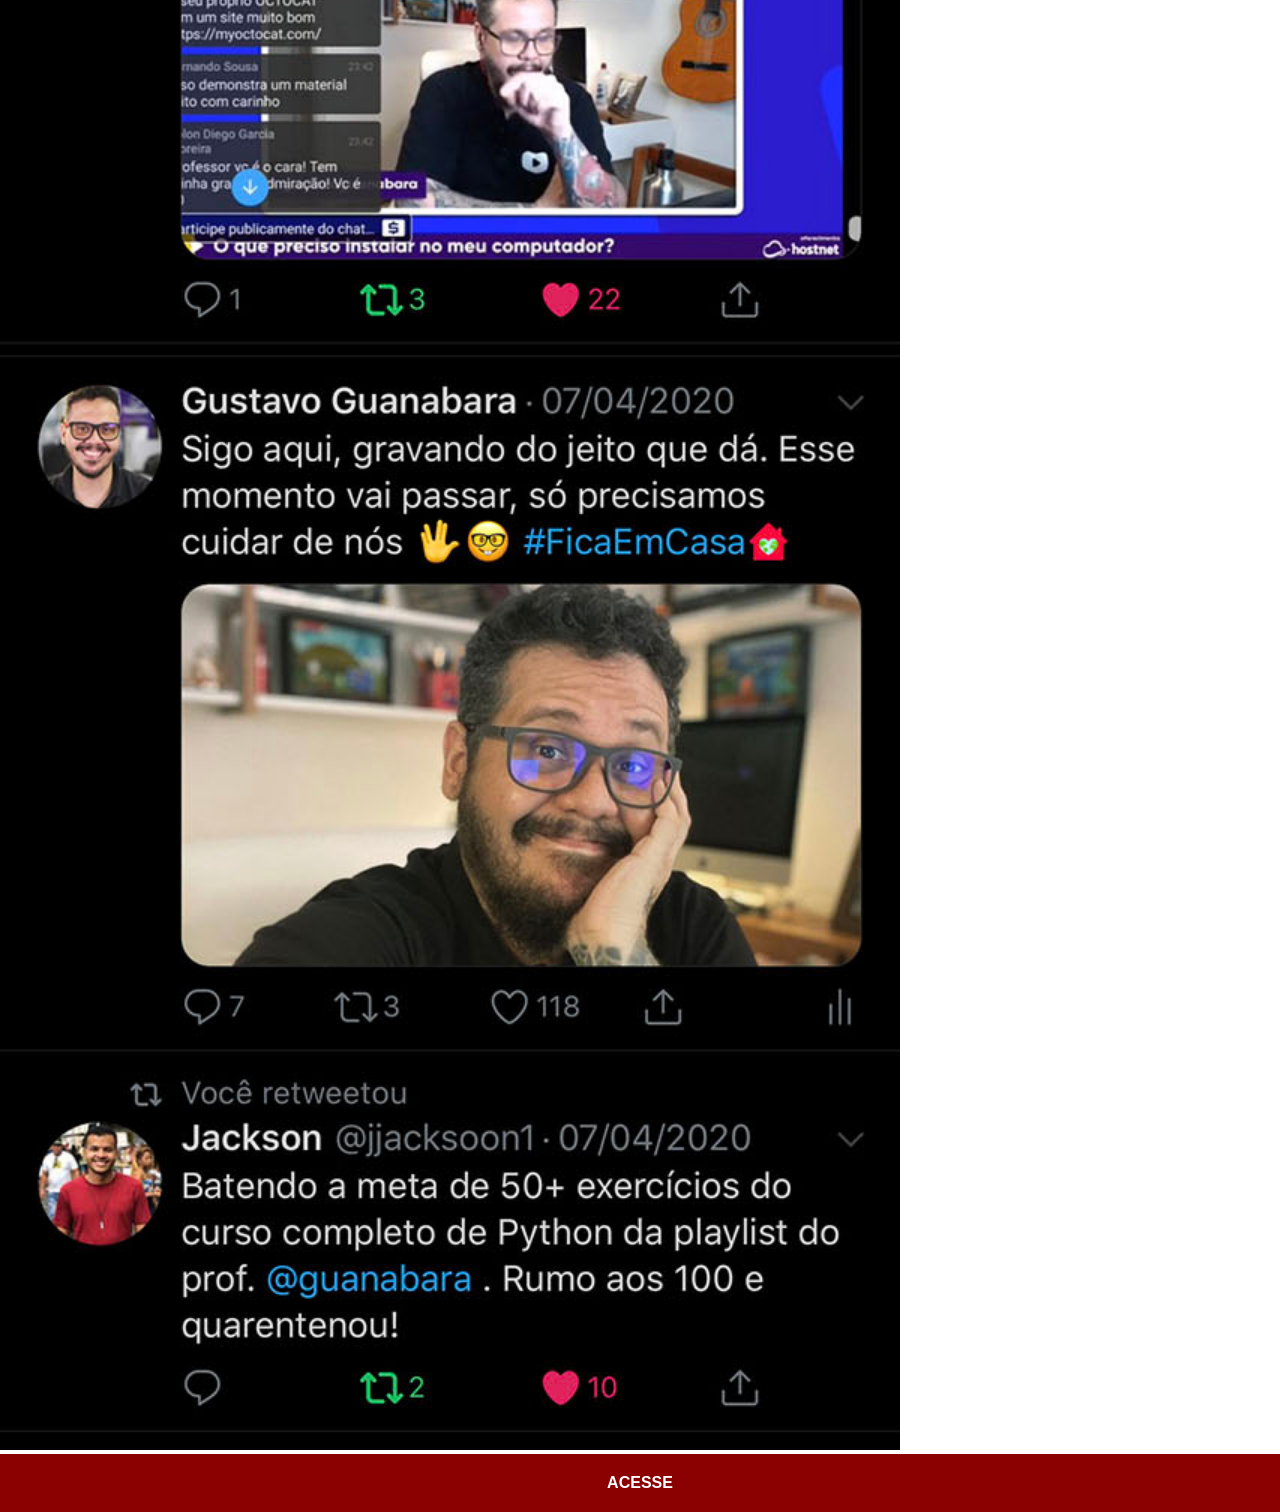
<file: twitter.html>
<!DOCTYPE html>
<html lang="pt-br">
<head>
    <meta charset="UTF-8">
    <meta name="viewport" content="width=device-width, initial-scale=1.0">
    <title>Twitter</title>
    <link rel="stylesheet" href="estilos/social.css">
</head>
<body>
    <img src="imagens/tela-twitter.jpg" alt="Twitter">
    <a href="https://x.com/guanabara" target="_blank">ACESSE</a>
</body>
</html>
</file>
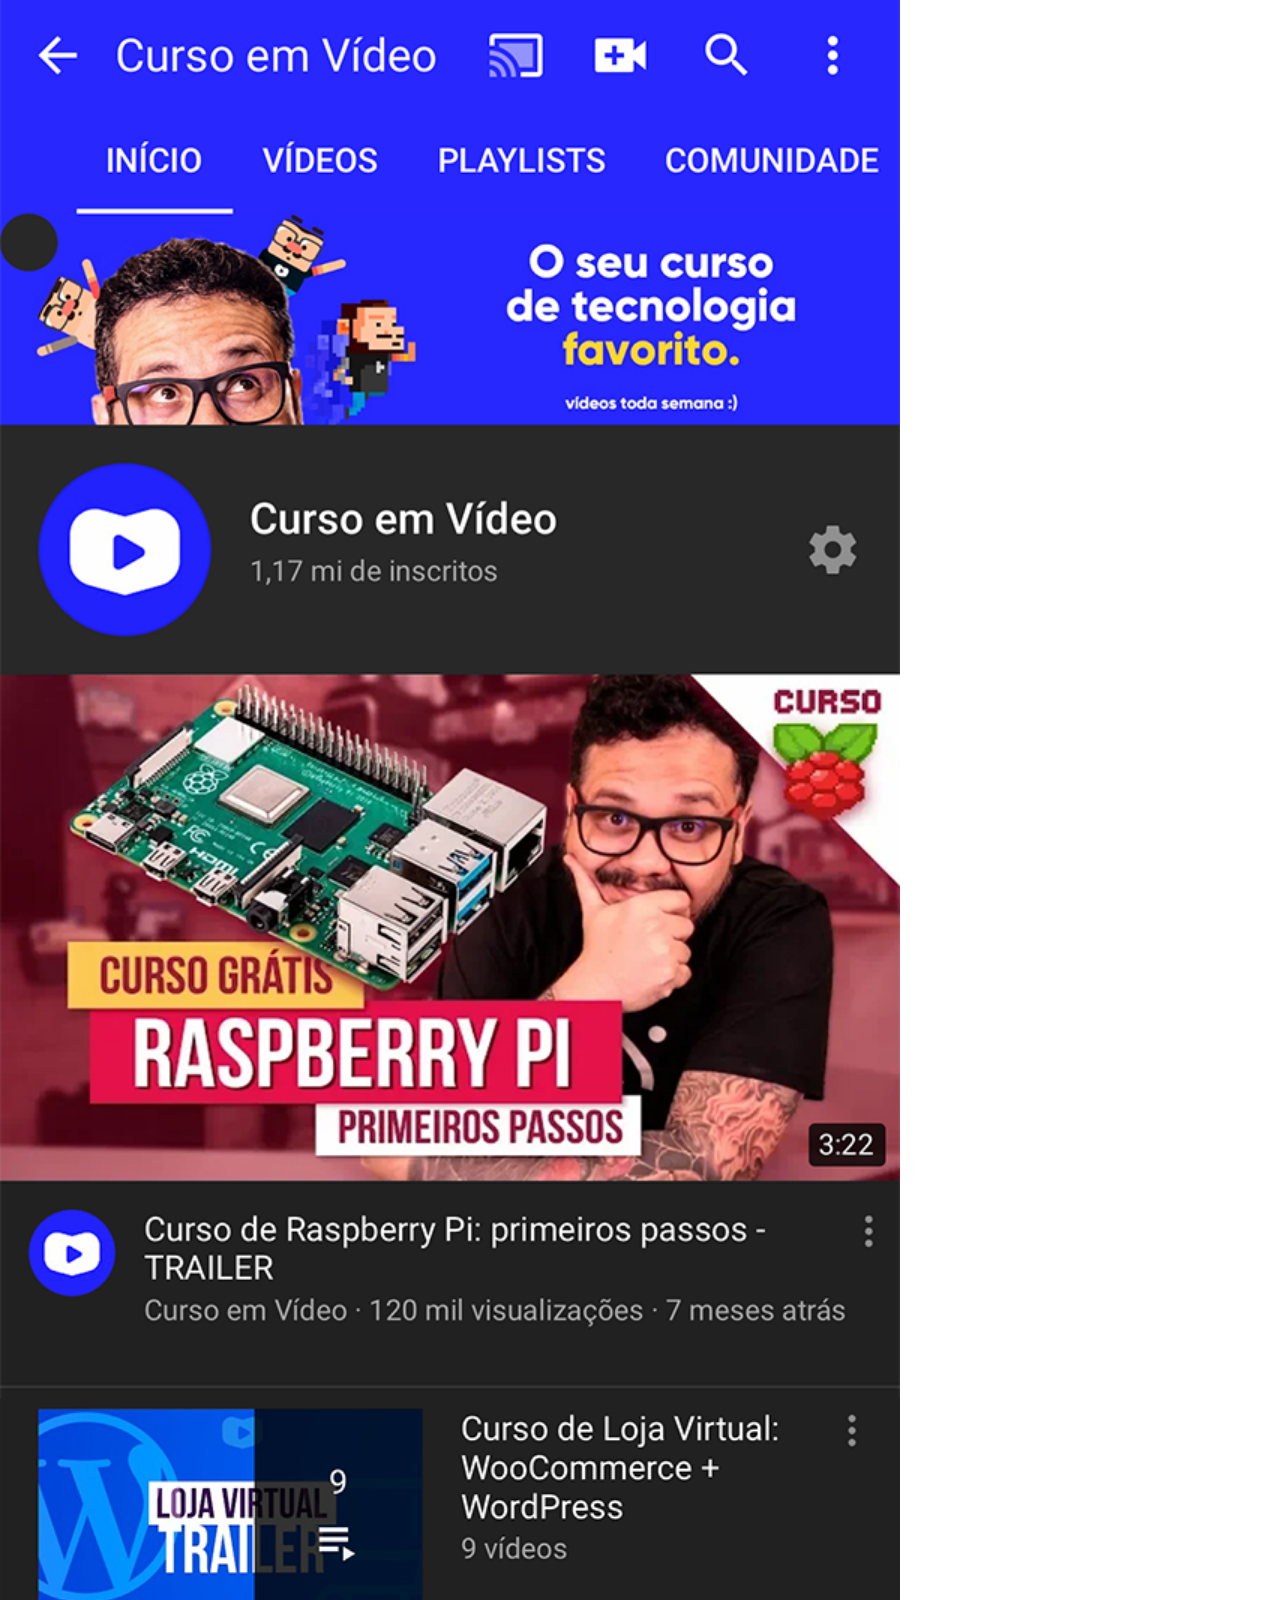
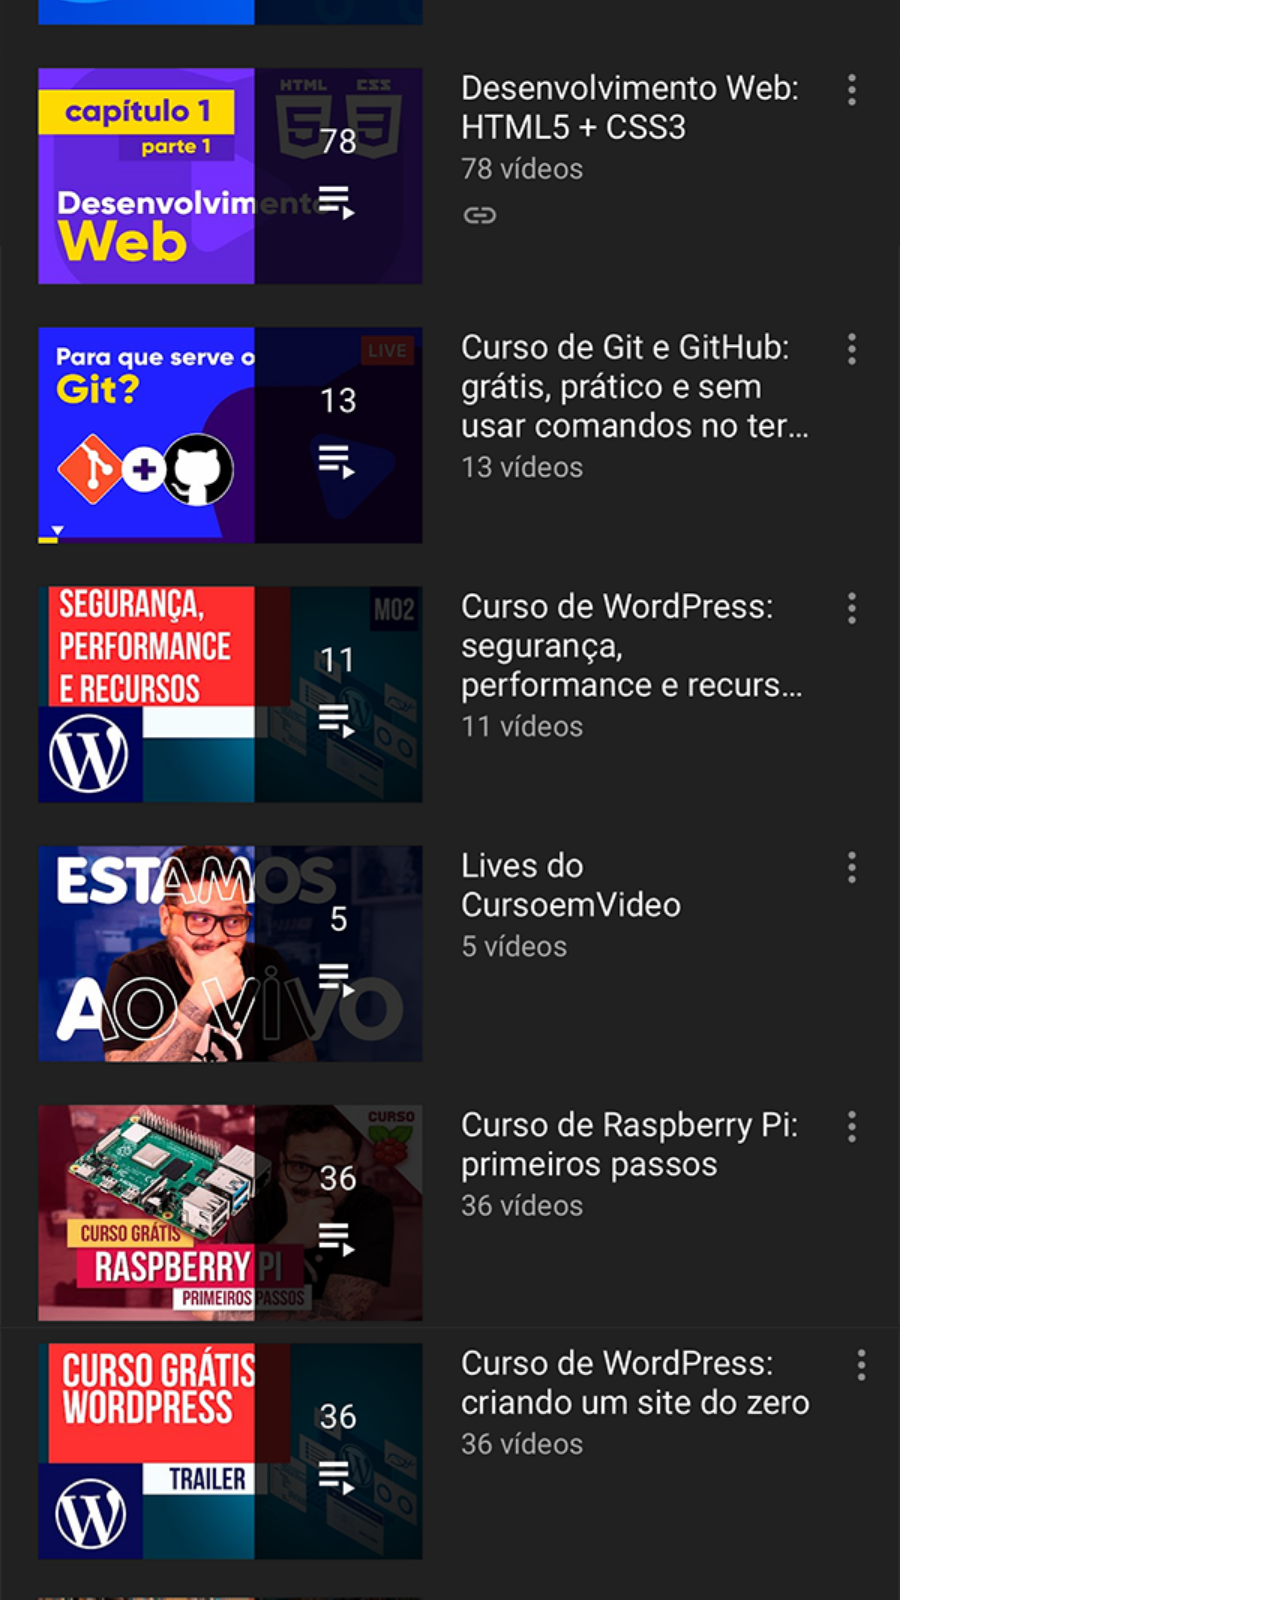
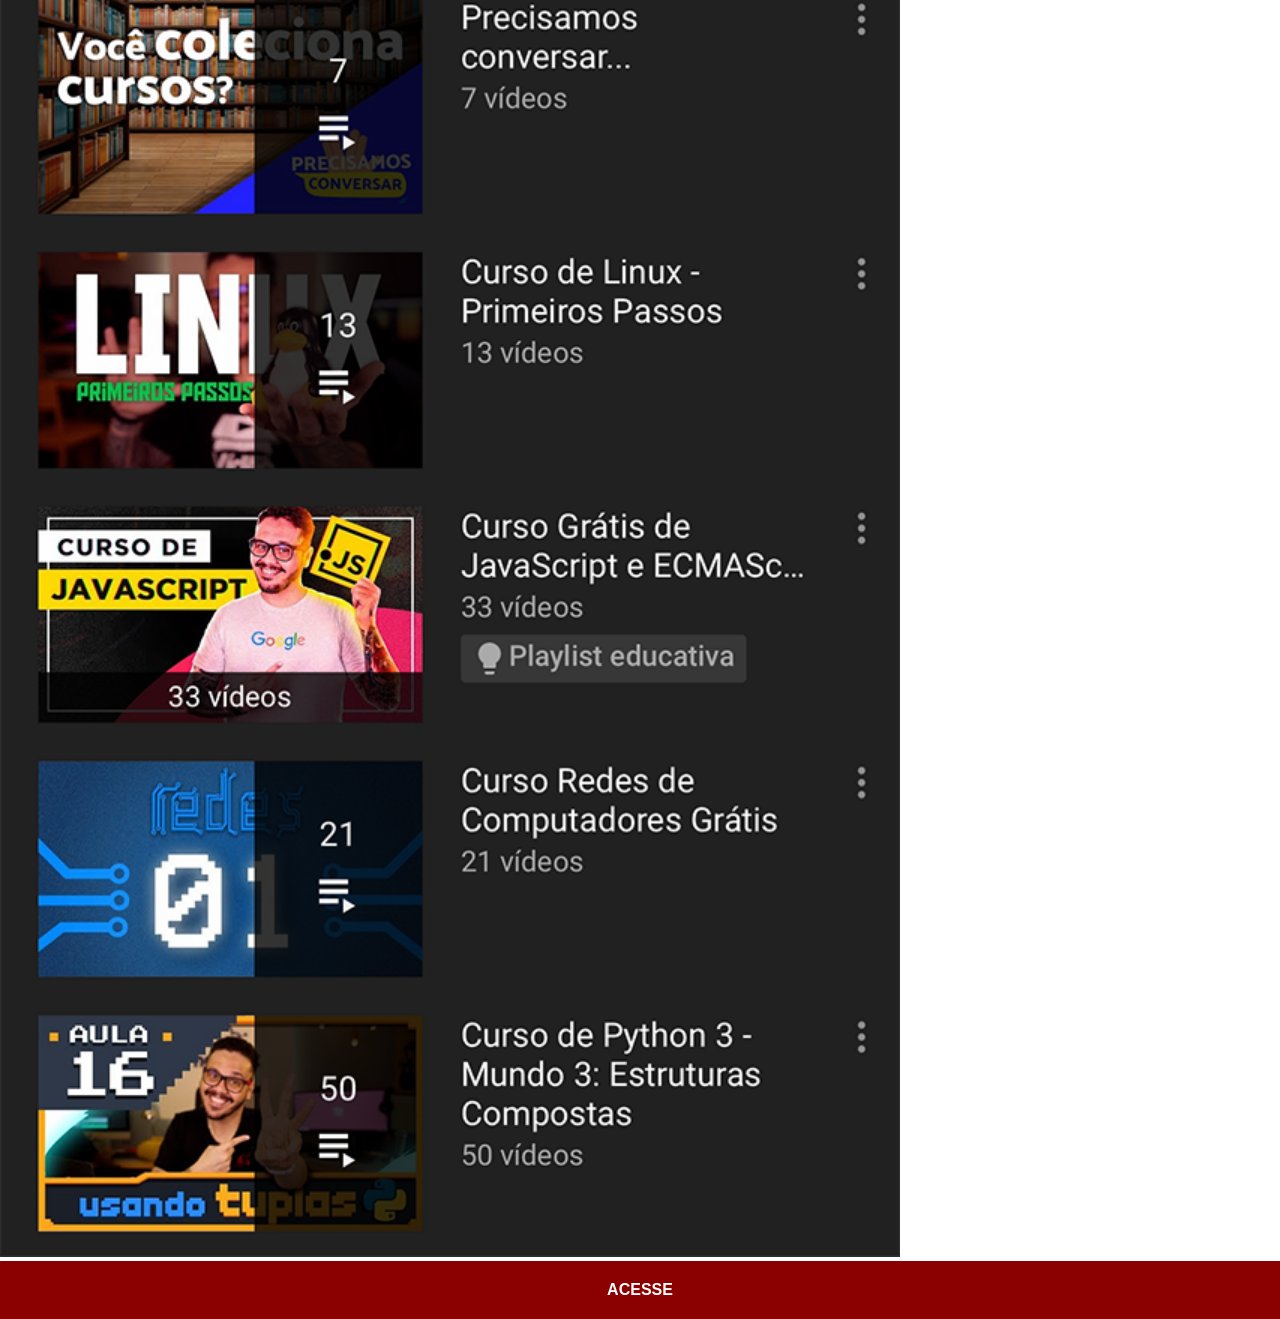
<file: youtube.html>
<!DOCTYPE html>
<html lang="pt-bt">
<head>
    <meta charset="UTF-8">
    <meta name="viewport" content="width=device-width, initial-scale=1.0">
    <title>YouTube</title>
    <link rel="stylesheet" href="estilos/social.css">
</head>
<body>
    <img src="imagens/tela-youtube.png" alt="YouTube">
    <a href="https://www.youtube.com/@cursoemvideo/playlists" target="_blank">ACESSE</a>
</body>
</html>
</file>
<file: estilos/style.css>
@charset "UTF-8";

* {
    margin: 0px;
    padding: 0px;
    font-family: Arial, Helvetica, sans-serif;
}

html, body {
    height: 100vh;
    width: 100vw;
    background-color: black;
}

body {
    background: url(../imagens/fundo-madeira.jpg) no-repeat top center;
    background-size: cover;
    background-attachment: fixed;
}

main {
    position: relative;
    height: 100vh;
    
}

section#telefone {
    position: absolute;
    top: 50%;
    left: 50%;
    transform: translate(-50%, -50%);
    height: 627px;
    width: 311px;
    background: url(../imagens/frame-iphone.png) no-repeat;
}

iframe#tela {
    position: relative;
    top: 80px;
    left: 22px;
    width: 267px;
    height: 471px;
}

section#redes-sociais {
    text-align: right;
}
section#redes-sociais img {
    width: 50px;
    margin: 10px;
    border-radius: 50%;
    box-shadow: 2px 2px 5px rgba(0, 0, 0, 0.411);
    box-sizing: border-box;
}

section#redes-sociais img:hover {
    border: 2px solid rgba(255, 255, 255, 0.637);
    transform: translate(-3px, -3px);
    box-shadow: 5px 5px 10px rgba(0, 0, 0, 0.616);
    transition: transform .3s, border 1s;
}
</file>
<file: estilos/social.css>
@charset "UTF8";

* {
          margin: 0px;
          padding: 0px;
          font-family: Arial, Helvetica, sans-serif;
       }

         ::-webkit-scrollbar {
            width: 0px;
            height: 0px;
         }

       img {
         width: 100vh;
       }
       a {
        display: block;
        background-color: darkred;
        color: white;
        padding: 20px;
        text-align: center;
        font-weight: bolder;
        text-decoration: none;
       }

       a:hover {
        background-color: red;
       }
</file>
